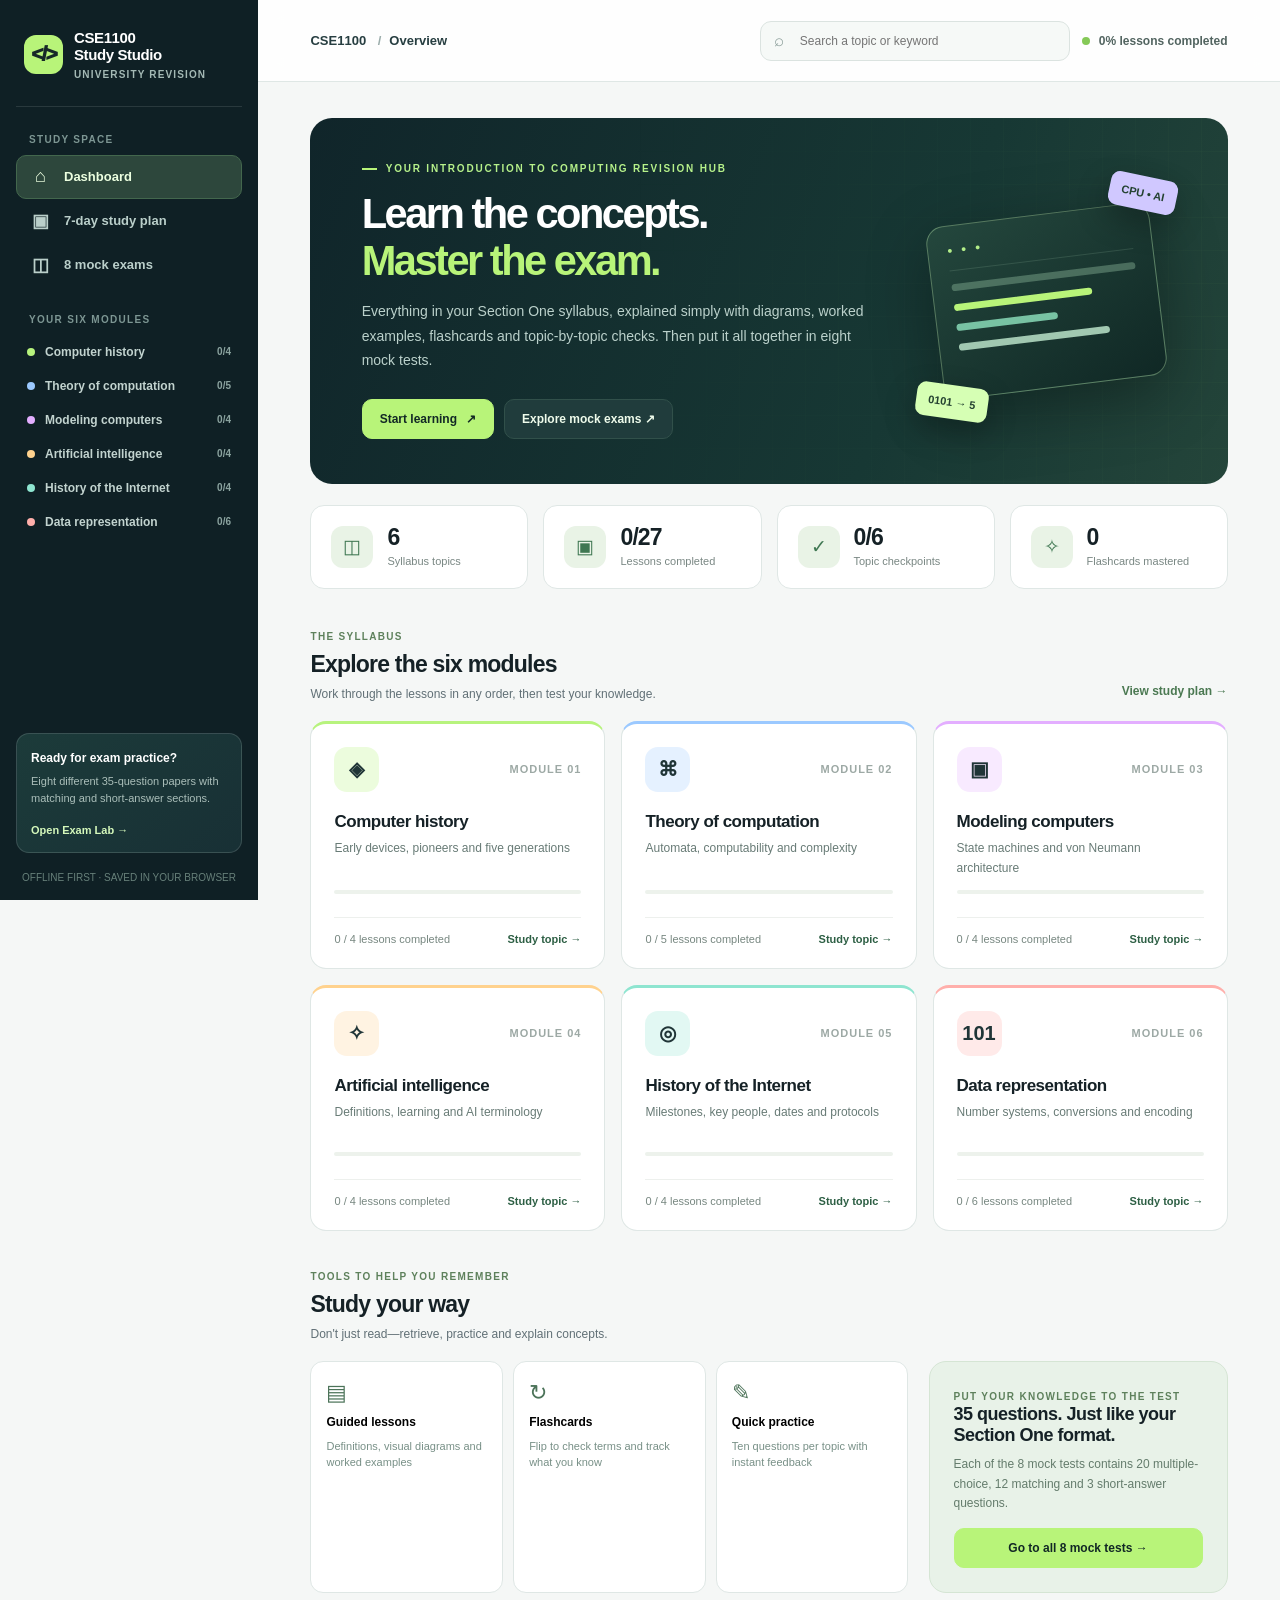
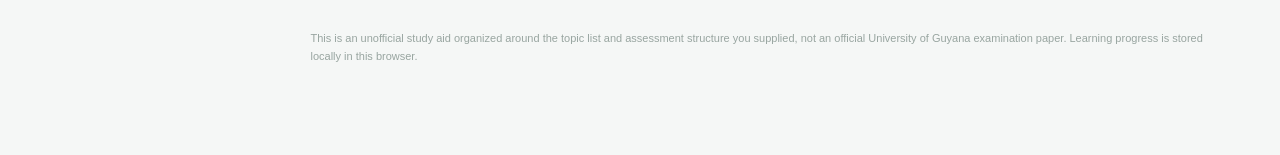
<file: index.html>
<!doctype html>
<html lang="en">
<head>
<meta charset="utf-8">
<meta name="viewport" content="width=device-width, initial-scale=1">
<meta name="theme-color" content="#102228">
<meta name="description" content="CSE1100 Introduction to Computing study hub with lessons, diagrams, flashcards, interactive exercises and eight mock exams.">
<title>CSE1100 Study Studio</title>
<link rel="icon" href="data:image/svg+xml,%3Csvg xmlns='http://www.w3.org/2000/svg' viewBox='0 0 64 64'%3E%3Crect width='64' height='64' rx='15' fill='%23102228'/%3E%3Cpath d='M18 20 7 32l11 12m28-24 11 12-11 12M39 15 25 49' stroke='%23b8f479' fill='none' stroke-width='5' stroke-linecap='round'/%3E%3C/svg%3E">
<link rel="stylesheet" href="styles.css">
<script defer src="content.js"></script>
<script defer src="app.js"></script>
</head>
<body>
<div id="app"></div>
<noscript><p style="margin:50px auto;padding:30px;max-width:500px">This study website needs JavaScript enabled in your browser.</p></noscript>
</body>
</html>
</file>
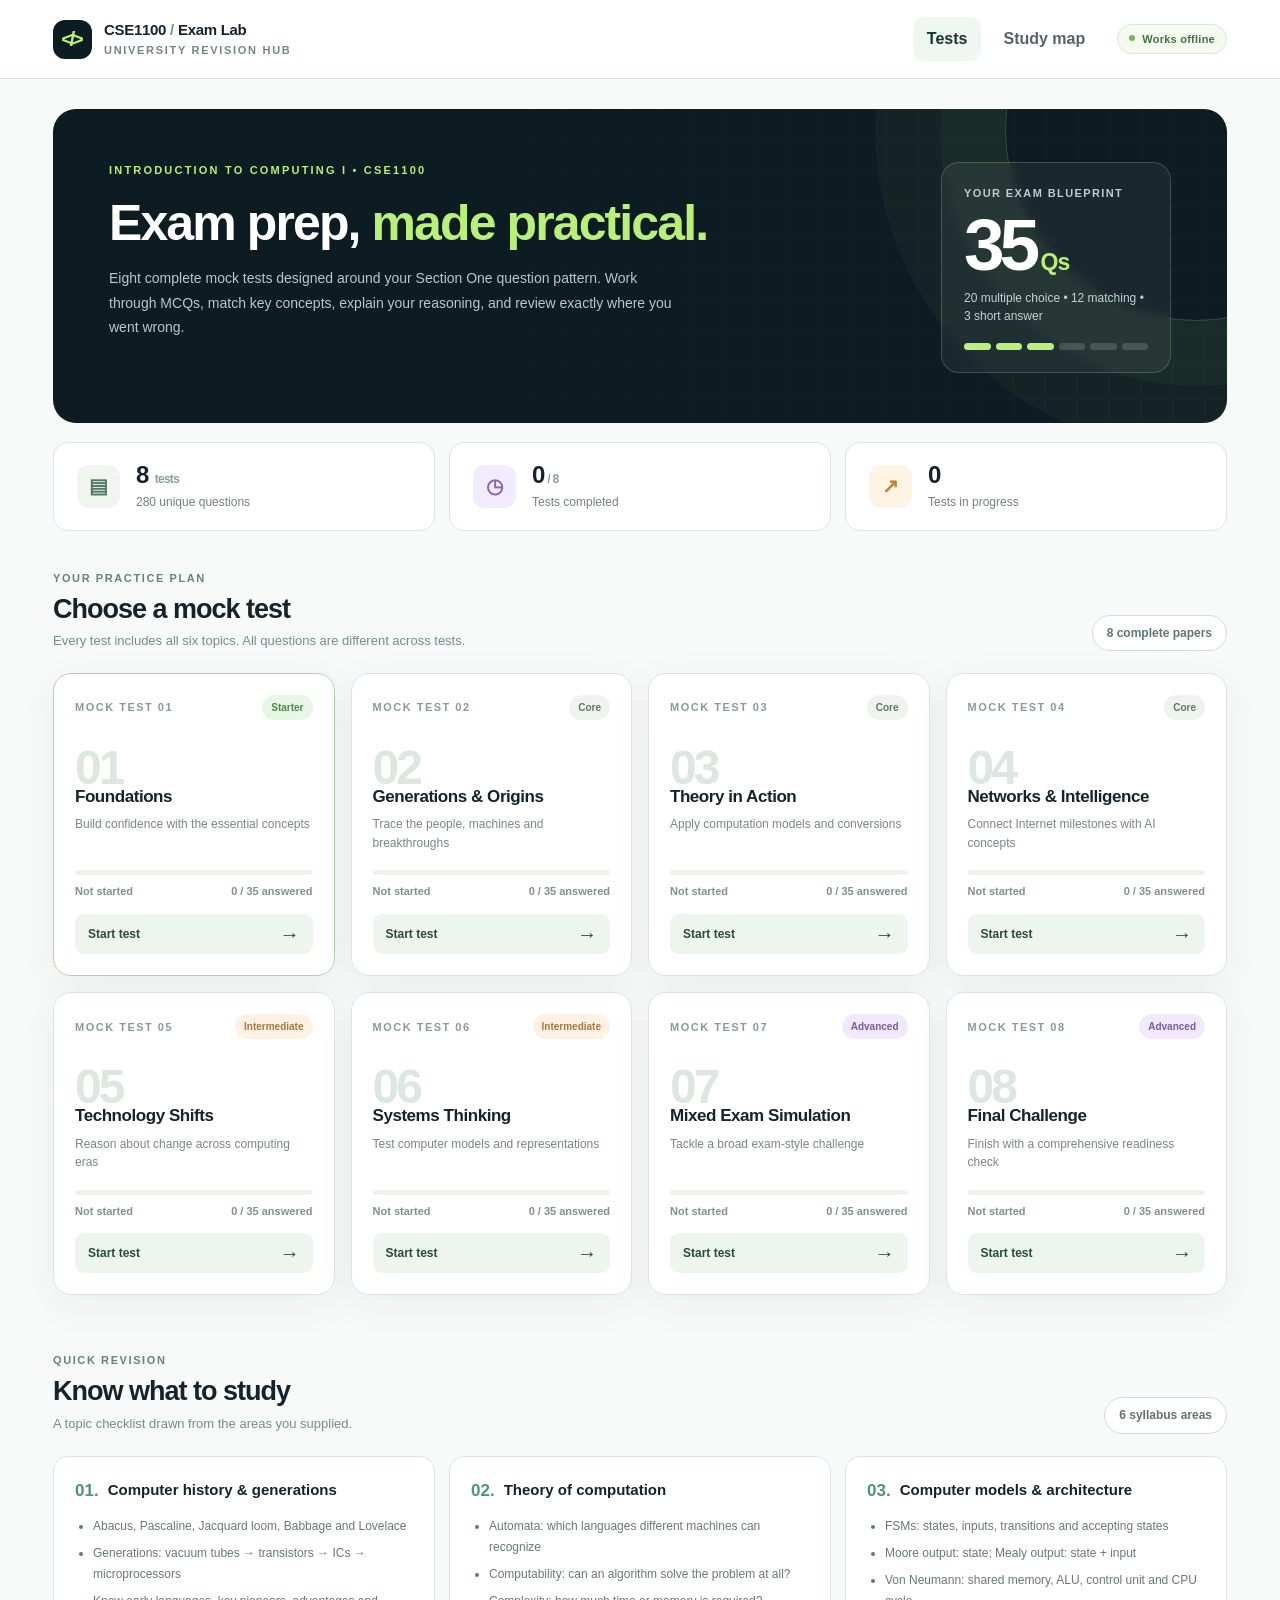
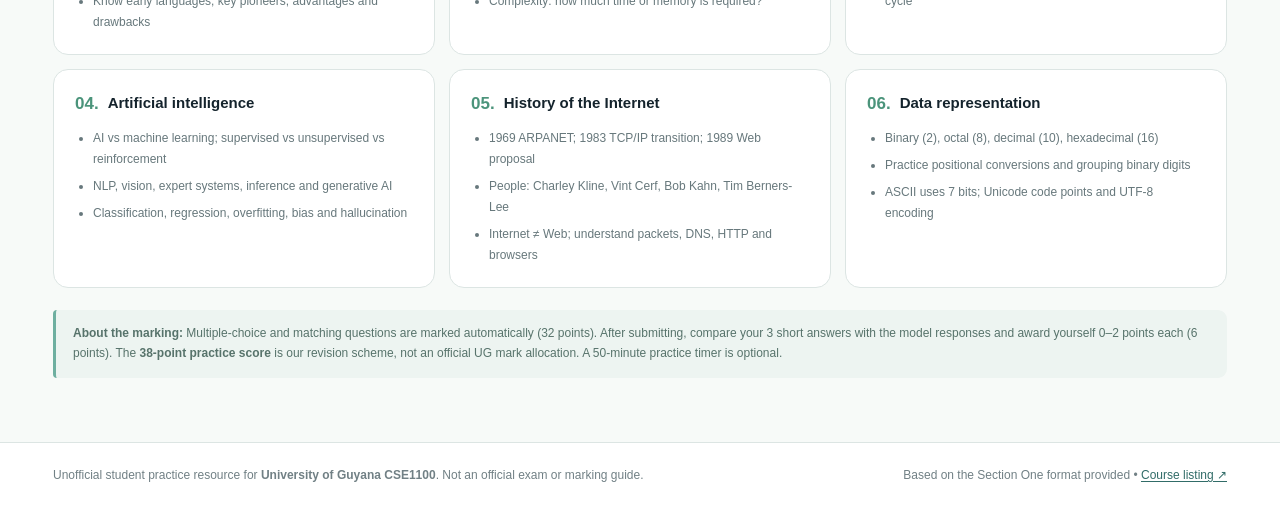
<file: mock-exams.html>
<!doctype html>
<html lang="en">
<head>
  <meta charset="utf-8">
  <meta name="viewport" content="width=device-width, initial-scale=1">
  <meta name="theme-color" content="#0c1720">
  <meta name="description" content="Eight CSE1100 Introduction to Computing I mock exams, including multiple choice, matching and short answer questions. Works offline.">
  <title>CSE1100 | Exam Lab</title>
  <link rel="icon" href="data:image/svg+xml,%3Csvg xmlns='http://www.w3.org/2000/svg' viewBox='0 0 64 64'%3E%3Crect width='64' height='64' rx='15' fill='%230e1a23'/%3E%3Cpath d='M17 20 6 32l11 12m30-24 11 12-11 12M39 14 25 50' stroke='%23b4f075' fill='none' stroke-width='6' stroke-linecap='round' stroke-linejoin='round'/%3E%3C/svg%3E">
  <style>
:root{--navy:#0d1b23;--navy-2:#152831;--ink:#14232c;--muted:#6d7a81;--line:#dce5e3;--page:#f7faf8;--white:#fff;--lime:#b8f178;--teal:#157b76;--teal-tint:#e5f4f0;--orange:#eaa363;--purple:#d8c7ff;--red:#ad433c;--red-pale:#fff0ed;--shadow:0 10px 40px rgba(23,45,47,.055);--radius:18px}
*{box-sizing:border-box}html{scroll-behavior:smooth}body{margin:0;color:var(--ink);background:var(--page);font-family:Inter,ui-sans-serif,-apple-system,BlinkMacSystemFont,"Segoe UI",Arial,sans-serif;line-height:1.52}button,select,textarea{font:inherit}button{cursor:pointer}button:disabled{opacity:.5;cursor:not-allowed}a{color:inherit}button:focus-visible,a:focus-visible,input:focus-visible,select:focus-visible,textarea:focus-visible{outline:3px solid #329e9a;outline-offset:3px}.skip-link{position:absolute;top:-70px;left:16px;background:var(--lime);z-index:100;padding:8px 15px}.skip-link:focus{top:8px}.hidden{display:none!important}.shell{max-width:1230px;padding:0 28px;margin:0 auto}.app-header{background:#fff;border-bottom:1px solid var(--line)}.app-header .shell{min-height:78px;display:flex;align-items:center;justify-content:space-between;gap:18px}.logo{display:inline-flex;align-items:center;gap:12px;text-decoration:none}.logo-icon{width:39px;height:39px;border-radius:12px;background:var(--navy);color:var(--lime);display:grid;place-items:center;font-weight:900;font-size:21px;letter-spacing:-4px;padding-right:4px}.logo-copy{display:flex;flex-direction:column;line-height:1.18}.logo-copy b{font-size:15px;letter-spacing:-.3px}.logo-copy span{font-size:11px;font-weight:650;letter-spacing:1.7px;color:#74858a;margin-top:5px}.header-right{display:flex;gap:18px;align-items:center}.header-nav{display:flex;gap:8px}.nav-button{border:0;background:transparent;color:#53636a;font-weight:700;border-radius:10px;padding:10px 14px}.nav-button:hover,.nav-button.active{background:#f0f6f2;color:#163630}.tiny-status{border:1px solid #d5e8d4;background:#f4faf0;color:#427443;border-radius:50px;font-size:11px;font-weight:800;letter-spacing:.25px;padding:6px 11px;white-space:nowrap}.tiny-status:before{content:"";display:inline-block;width:6px;height:6px;background:#77b958;border-radius:50%;margin-right:7px;vertical-align:2px}.footer{border-top:1px solid var(--line);background:#fff;color:#718085;font-size:12px;padding:23px 0;margin-top:64px}.footer .shell{display:flex;justify-content:space-between;gap:12px;flex-wrap:wrap}.footer a{color:#316c68;text-underline-offset:2px}.hero{margin-top:30px;border-radius:23px;background:var(--navy);color:#fff;padding:53px 56px 50px;position:relative;overflow:hidden;display:grid;grid-template-columns:1.55fr .8fr;gap:30px;min-height:310px}.hero:before{content:"";position:absolute;inset:0;background-image:linear-gradient(rgba(255,255,255,.025) 1px,transparent 1px),linear-gradient(90deg,rgba(255,255,255,.025) 1px,transparent 1px);background-size:32px 32px;mask-image:linear-gradient(90deg,transparent 20%,#000 100%)}.hero:after{content:"";width:380px;height:380px;border:1px solid rgba(184,241,120,.24);border-radius:50%;position:absolute;right:-160px;top:-170px;box-shadow:0 0 0 65px rgba(184,241,120,.04),0 0 0 130px rgba(184,241,120,.035)}.hero-content,.hero-panel{position:relative;z-index:1}.eyebrow{font-size:11px;font-weight:850;letter-spacing:2.2px;text-transform:uppercase;color:#619086}.hero .eyebrow{color:var(--lime)}.hero h1{font-size:clamp(32px,4vw,50px);letter-spacing:-1.9px;line-height:1.11;max-width:650px;margin:17px 0 15px;font-weight:850}.hero h1 em{font-style:normal;color:var(--lime)}.hero p{max-width:570px;font-size:14px;line-height:1.75;color:#b8c9ca;margin:0}.hero-panel{justify-self:end;align-self:center;width:230px;border:1px solid rgba(215,246,209,.2);background:rgba(255,255,255,.055);backdrop-filter:blur(5px);padding:22px;border-radius:18px}.hero-panel .micro{font-size:11px;letter-spacing:1.4px;text-transform:uppercase;color:#bbcecc;font-weight:800}.hero-panel .giant{font-size:73px;font-weight:860;letter-spacing:-5px;line-height:1;margin:6px 0}.hero-panel .giant span{font-size:23px;letter-spacing:-1px;color:var(--lime)}.hero-panel .fine{font-size:12px;color:#c1d4d0;margin-top:8px}.mini-visual{display:flex;gap:5px;margin-top:18px}.mini-visual i{height:7px;flex:1;border-radius:5px;background:var(--lime)}.mini-visual i:nth-child(n+4){background:rgba(255,255,255,.16)}.stats-grid{display:grid;grid-template-columns:repeat(3,1fr);gap:14px;margin:19px 0 39px}.stat{background:#fff;border:1px solid var(--line);border-radius:15px;padding:19px 23px;display:flex;align-items:center;gap:16px}.stat-icon{width:43px;height:43px;flex:0 0 43px;display:grid;place-items:center;background:#f0f5f0;color:#517766;border-radius:12px;font-size:20px;font-weight:700}.stat-icon.purple{background:#f2ebff;color:#8666ae}.stat-icon.gold{background:#fff4e4;color:#bf833a}.stat-num{font-size:24px;line-height:1.1;font-weight:850;letter-spacing:-.7px}.stat-text{font-size:12px;color:#718086;margin-top:4px}.section-title-row{display:flex;align-items:end;justify-content:space-between;gap:20px;margin-bottom:22px}.section-title-row h2{font-size:27px;line-height:1.14;letter-spacing:-1px;margin:7px 0}.section-title-row p{color:#7b898d;font-size:13px;margin:0}.small-label{font-size:11px;color:#648478;letter-spacing:1.6px;font-weight:850;text-transform:uppercase}.count-pill{border:1px solid #cfdeda;color:#607673;border-radius:50px;padding:8px 14px;font-size:12px;font-weight:750;background:white;white-space:nowrap}.exam-grid{display:grid;grid-template-columns:repeat(4,minmax(0,1fr));gap:16px}.exam-card{min-height:259px;position:relative;background:white;border:1px solid #dce5e3;border-radius:18px;padding:21px;display:flex;flex-direction:column;overflow:hidden;box-shadow:var(--shadow);transition:border-color .2s,transform .2s,box-shadow .2s}.exam-card:hover{transform:translateY(-3px);border-color:#afcfbd;box-shadow:0 18px 35px rgba(16,46,45,.09)}.exam-card.featured{border-color:#b5d3ae}.card-top{display:flex;justify-content:space-between;align-items:center;gap:8px}.exam-id{font-size:11px;letter-spacing:1.5px;font-weight:850;color:#8a9a9a}.level{font-size:10px;border-radius:50px;padding:5px 9px;background:#eef3ef;color:#5f766b;font-weight:800}.level.advanced{background:#f1eaff;color:#765ca0}.level.starter{background:#e8f7e5;color:#4f884e}.level.intermediate{background:#fff1e4;color:#a57742}.card-num{font-size:48px;letter-spacing:-3px;color:#dce7df;font-weight:850;line-height:1;margin:24px 0 -6px}.exam-card h3{font-size:17px;letter-spacing:-.45px;line-height:1.24;margin:0 0 8px}.exam-card p{font-size:12px;color:#78878a;line-height:1.55;margin:0;min-height:39px}.card-foot{margin-top:auto;padding-top:16px}.meter{height:5px;background:#eff2ef;overflow:hidden;border-radius:10px}.meter>span{display:block;height:100%;background:#5eac8f;border-radius:10px;transition:width .25s}.foot-meta{display:flex;justify-content:space-between;margin-top:8px;margin-bottom:14px;color:#819090;font-size:11px;font-weight:700}.card-action{font-size:12px;font-weight:850;display:flex;justify-content:space-between;align-items:center;border:0;border-radius:9px;padding:11px 13px;width:100%;background:#edf5ee;color:#284c3e}.card-action:hover{background:var(--lime)}.card-action span:last-child{font-size:20px;line-height:.7}.guide-area{padding-top:57px}.guide-grid{display:grid;grid-template-columns:repeat(3,minmax(0,1fr));gap:14px}.guide-card{border:1px solid var(--line);border-radius:15px;background:#fff;padding:21px}.guide-card h3{font-size:15px;margin:0 0 12px;display:flex;gap:9px;align-items:center}.guide-card h3 .topic-symbol{font-size:17px;color:#4b947b}.guide-card ul{padding-left:18px;margin:0;font-size:12px;color:#67787c;line-height:1.75}.guide-card li+li{margin-top:6px}.source-note{margin-top:22px;background:#edf4f1;border-left:3px solid #6eafa0;color:#57736b;padding:14px 17px;border-radius:4px 9px 9px 4px;font-size:12px;line-height:1.65}.back-link{border:0;background:none;color:#66837a;font-size:12px;font-weight:800;padding:0 0 12px;display:inline-flex;align-items:center;gap:6px}.back-link:hover{color:#18443d}.subpage{padding-top:34px}.start-hero{background:var(--navy);border-radius:21px;min-height:215px;padding:34px 40px;display:flex;justify-content:space-between;gap:20px;color:white;position:relative;overflow:hidden}.start-hero:after{content:"08";position:absolute;right:14px;bottom:-74px;font-size:240px;line-height:1;font-weight:900;letter-spacing:-20px;opacity:.055}.start-hero>div{position:relative;z-index:1}.start-hero h1{font-size:40px;letter-spacing:-1.5px;margin:10px 0 8px}.start-hero p{font-size:14px;color:#aec4c4;margin:0}.start-index{width:75px;height:75px;border:1px solid #56766b;border-radius:17px;display:grid;place-items:center;color:var(--lime);font-size:33px;font-weight:850;flex:0 0 75px}.launch-layout{display:grid;grid-template-columns:1.3fr .7fr;gap:20px;margin-top:21px}.paper{background:#fff;border:1px solid var(--line);border-radius:17px;padding:29px}.paper h2{margin:0 0 18px;font-size:20px;letter-spacing:-.5px}.outline-rows{display:flex;flex-direction:column;gap:14px}.outline-row{display:flex;align-items:center;gap:15px;padding:15px;border:1px solid #e8efec;border-radius:12px}.outline-icon{background:#f0f6f1;width:37px;height:37px;border-radius:10px;display:grid;place-items:center;font-size:14px;font-weight:850;color:#537a65}.outline-row strong{display:block;font-size:13px}.outline-row small{display:block;color:#7b8887;font-size:12px;margin-top:2px}.outline-row b{margin-left:auto;color:#2f534b;font-size:12px}.launch-note{background:#f1f7f3;border-radius:12px;padding:15px;margin-top:22px;color:#557167;font-size:12px;line-height:1.7}.pace-option{display:flex;justify-content:space-between;align-items:center;gap:12px;padding:15px;border:1px solid var(--line);border-radius:12px;margin-bottom:12px;cursor:pointer}.pace-option input{accent-color:#287e6e}.pace-option:has(input:checked){border-color:#6dab8f;background:#f1f8f2}.pace-option b{font-size:13px}.pace-option small{font-size:11px;color:#7e8a8a;display:block}.primary-button{border:0;background:var(--navy);color:white;border-radius:11px;padding:14px 19px;font-weight:800;font-size:13px;display:inline-flex;gap:15px;align-items:center;justify-content:center}.primary-button:hover{background:#245349}.primary-button.green{background:var(--lime);color:#183729}.primary-button.green:hover{background:#a6e85d}.primary-button.wide{width:100%}.ghost-button{border:1px solid #cbdcd2;background:white;color:#3d6355;border-radius:10px;padding:11px 15px;font-size:12px;font-weight:800}.ghost-button:hover{background:#f1f8f2}.soft-warning{color:#8b6944;font-size:12px}.question-page{padding:27px 0 0}.exam-top{background:#fff;border:1px solid var(--line);border-radius:16px;padding:22px 27px;display:flex;align-items:center;gap:20px;justify-content:space-between;margin-top:10px}.exam-top h1{font-size:24px;line-height:1.1;letter-spacing:-.8px;margin:5px 0 0}.exam-top p{font-size:11px;color:#81908a;font-weight:750;margin:0;text-transform:uppercase;letter-spacing:1.1px}.top-right{display:flex;align-items:center;gap:15px}.timer{background:#eff5f1;border-radius:11px;padding:10px 14px;color:#416956;font-size:16px;font-weight:850;font-variant-numeric:tabular-nums}.timer.low{background:#fff0ed;color:#b04037}.top-progress{font-size:12px;font-weight:800;color:#6d8276}.exam-progress{height:5px;margin:14px 0 24px;background:#e6eee8;border-radius:9px;overflow:hidden}.exam-progress div{height:100%;background:#64ac83;transition:width .2s}.exam-layout{display:grid;grid-template-columns:minmax(0,1fr) 260px;gap:22px;align-items:start}.section-tabs{display:grid;grid-template-columns:repeat(3,1fr);gap:8px;background:#eef4ef;padding:7px;border-radius:14px;margin-bottom:20px}.section-tab{border:0;border-radius:9px;background:transparent;color:#62776d;padding:12px 9px;font-weight:800;font-size:12px;display:flex;align-items:center;justify-content:center;gap:7px}.section-tab b{opacity:.72;font-weight:700}.section-tab.active{background:white;color:#194537;box-shadow:0 3px 12px rgba(19,54,39,.08)}.section-lead{display:flex;align-items:center;justify-content:space-between;margin:20px 0 17px;gap:15px}.section-lead h2{margin:0;font-size:20px;letter-spacing:-.6px}.section-lead p{margin:3px 0 0;font-size:12px;color:#819087}.section-tag{font-size:11px;color:#48765f;background:#e6f3e8;border-radius:50px;padding:6px 11px;white-space:nowrap;font-weight:850}.question-card{background:white;border:1px solid var(--line);border-radius:15px;padding:23px 25px;margin-bottom:13px;scroll-margin-top:22px}.q-head{display:flex;align-items:center;justify-content:space-between;gap:10px;margin-bottom:14px}.q-number{color:#638274;font-weight:850;letter-spacing:1.1px;font-size:10px;text-transform:uppercase}.topic-chip{color:#688477;background:#f1f6f1;border-radius:50px;font-size:10px;font-weight:750;padding:5px 9px;max-width:70%;text-align:right}.q-text{font-size:15px;line-height:1.62;font-weight:725;letter-spacing:-.12px;margin:0 0 19px}.options{display:grid;gap:9px}.option{padding:12px 13px;border-radius:9px;border:1px solid #e0e8e3;display:flex;gap:13px;align-items:center;text-align:left;background:#fff;color:#30433e;transition:background .15s,border-color .15s;font-size:13px;line-height:1.45;width:100%}.option:hover{border-color:#98bf9d;background:#f8fcf8}.option.selected{border-color:#669a75;background:#eff8ee}.option-letter{font-weight:800;font-size:12px;width:24px;height:24px;border-radius:6px;flex:0 0 24px;display:grid;place-items:center;color:#75887d;background:#f2f5f2}.option.selected .option-letter{background:#284d3c;color:#fff}.question-caption{font-size:11px;color:#a2afaa;margin:11px 0 0}.definitions{background:#e9f2ed;border:1px solid #d8e9df;border-radius:15px;padding:19px;margin-bottom:19px}.definitions h3{margin:0 0 12px;font-size:13px;letter-spacing:-.2px}.def-grid{display:grid;grid-template-columns:1fr 1fr;gap:11px 17px}.def-item{display:flex;align-items:flex-start;gap:9px;color:#456c5f;font-size:11.7px;line-height:1.5}.def-item strong{flex:0 0 22px;height:22px;border-radius:6px;background:#fff;color:#2e654b;text-align:center;line-height:22px;font-size:11px}.match-row{display:grid;grid-template-columns:40px 1fr 90px;gap:14px;align-items:center;border-bottom:1px solid #e9efeb;padding:14px 0}.match-row:first-child{padding-top:4px}.match-row:last-child{border:0}.match-idx{color:#8b9c8d;font-size:12px;font-weight:800}.match-term{font-weight:730;font-size:13px}.match-topic{display:block;color:#99a99f;font-size:10px;font-weight:600;margin-top:3px}.match-select{width:100%;border:1px solid #d1ded4;border-radius:9px;background:#fff;padding:11px;color:#284c3e;font-weight:800;font-size:12px}.match-select:has(option:checked:not([value=""])){background:#edf7ec;border-color:#90bc9a}.short-input{width:100%;border:1px solid #dce8df;border-radius:10px;min-height:145px;resize:vertical;padding:15px;font-size:13px;line-height:1.6;color:#17342a;background:#fbfdfb}.short-input::placeholder{color:#a8b4ac}.answer-helper{display:flex;justify-content:space-between;color:#92a399;font-size:11px;margin-top:9px}.exam-bottom{display:flex;justify-content:space-between;gap:12px;margin:22px 0 25px}.sidebar{position:sticky;top:20px;background:#fff;border:1px solid var(--line);border-radius:16px;padding:23px}.sidebar h3{font-size:14px;margin:0 0 7px}.sidebar .sm{font-size:11px;color:#7e9084;margin:0 0 20px}.side-group{margin-bottom:20px}.side-group .side-title{display:flex;justify-content:space-between;font-size:11px;color:#678075;font-weight:800;margin-bottom:8px}.dots{display:grid;grid-template-columns:repeat(5,1fr);gap:6px}.dot{border:1px solid #d9e6dc;color:#7d9686;background:#fff;border-radius:7px;min-width:0;height:35px;font-size:11px;font-weight:800}.dot.filled{background:#c6ecbb;border-color:#a9db9f;color:#255438}.dot:hover{background:#e8f4e9}.side-tip{border-top:1px solid #e6eee8;padding-top:15px;font-size:11px;color:#84968b;line-height:1.7}.side-tip b{color:#547763}.results-head{margin-top:12px;background:var(--navy);border-radius:19px;color:#fff;padding:34px 40px;display:grid;grid-template-columns:1fr auto;gap:25px;align-items:center}.results-head h1{font-size:32px;letter-spacing:-1.2px;margin:9px 0}.results-head p{color:#b1cac1;font-size:13px;line-height:1.7;max-width:550px}.score-ring{width:154px;height:154px;border-radius:50%;display:grid;place-items:center;position:relative;background:conic-gradient(var(--lime) var(--pct),rgba(255,255,255,.13) 0)}.score-ring:before{content:"";position:absolute;inset:12px;background:var(--navy);border-radius:50%}.score-ring>div{position:relative;text-align:center}.score-ring strong{font-size:35px;display:block;line-height:1.05;letter-spacing:-1.3px}.score-ring span{font-size:10px;font-weight:800;color:#b7d3cb;text-transform:uppercase;letter-spacing:1px}.results-metrics{display:grid;grid-template-columns:repeat(3,1fr);gap:14px;margin:17px 0 26px}.result-metric{border:1px solid var(--line);background:#fff;border-radius:13px;padding:19px}.result-metric small{color:#819188;font-size:11px;font-weight:750}.result-metric b{display:block;font-size:24px;letter-spacing:-.8px;margin-top:5px}.result-layout{display:grid;grid-template-columns:1fr 1fr;gap:18px}.result-paper h2{font-size:18px}.topic-row{margin:17px 0}.topic-row .tl{display:flex;justify-content:space-between;gap:12px;font-size:11px;font-weight:700;color:#577265;margin-bottom:7px}.topic-row .meter{height:7px}.review-nav{display:flex;align-items:center;justify-content:space-between;gap:12px;margin:36px 0 17px;flex-wrap:wrap}.review-nav h2{font-size:22px;letter-spacing:-.7px;margin:0}.filter-group{display:flex;gap:6px;flex-wrap:wrap}.filter-btn{border:1px solid #d5e2d8;background:#fff;color:#728678;border-radius:9px;padding:8px 12px;font-size:11px;font-weight:800}.filter-btn.active{background:#254939;color:#fff;border-color:#254939}.review-card{padding:20px 23px;border:1px solid var(--line);border-radius:13px;background:white;margin:12px 0}.review-card.bad{border-left:4px solid #dd8476}.review-card.good{border-left:4px solid #7eba80}.review-card.short{border-left:4px solid #b5a3db}.review-card h3{margin:7px 0 13px;font-size:14px;line-height:1.55}.review-answer{background:#f6f8f6;padding:9px 12px;border-radius:8px;font-size:12px;color:#62796c;margin:6px 0}.review-answer.correct{background:#edf8eb;color:#26653b}.review-answer.incorrect{background:#fff0ed;color:#944536}.explain{font-size:12px;color:#6d7f74;line-height:1.7;margin:12px 0 0}.review-card .rubric-list{margin:12px 0 0;padding:0;list-style:none}.rubric-list li{display:flex;gap:9px;font-size:12px;line-height:1.65;color:#4b705d;margin-top:7px}.rubric-list li:before{content:"✓";font-weight:900;color:#369468}.mark-panel{background:#eff4ef;border-radius:9px;margin-top:17px;padding:13px;display:flex;align-items:center;justify-content:space-between;gap:14px}.mark-panel strong{font-size:12px}.mark-options{display:flex;gap:6px}.mark-options button{background:#fff;border:1px solid #c8dbc9;border-radius:7px;width:39px;height:34px;font-size:12px;font-weight:850;color:#50715f}.mark-options button.active{background:#24533f;color:#fff;border-color:#24533f}.notification{position:fixed;bottom:22px;left:50%;transform:translateX(-50%);background:#193b30;color:#fff;padding:11px 20px;border-radius:12px;box-shadow:0 15px 35px #172e2145;z-index:20;font-size:12px;font-weight:700}.more-actions{display:flex;gap:9px;margin-top:16px;flex-wrap:wrap}.empty-note{text-align:center;background:#fff;border:1px dashed #cbded0;border-radius:16px;padding:40px 20px;color:#658174}.empty-note h3{margin:0 0 8px;color:#345547}.empty-note p{font-size:12px}.result-message{font-size:12px;color:#809284;margin:6px 0 0}.detail-note{font-size:11px;color:#7e9284;margin-top:14px;line-height:1.6}.warning-chip{display:inline-block;background:#fff0dc;color:#967037;font-size:11px;font-weight:800;padding:7px 12px;border-radius:50px}.notice-card{background:#fffaf0;border:1px solid #f0e2bd;border-radius:10px;padding:12px 15px;font-size:12px;color:#897345;margin-top:14px}
@media(max-width:1100px){.exam-grid{grid-template-columns:repeat(3,minmax(0,1fr))}.guide-grid{grid-template-columns:repeat(2,minmax(0,1fr))}.hero{grid-template-columns:1.3fr .7fr}.exam-layout{grid-template-columns:minmax(0,1fr) 230px}.match-row{grid-template-columns:30px 1fr 75px;gap:8px}}
@media(max-width:780px){.shell{padding:0 18px}.hero{margin-top:20px;padding:37px 30px;grid-template-columns:1fr;gap:24px}.hero-panel{justify-self:start;width:100%;max-width:260px}.hero h1{font-size:36px}.stats-grid{grid-template-columns:repeat(3,1fr)}.stat{padding:15px;gap:9px}.stat-icon{width:34px;height:34px;flex-basis:34px}.exam-grid{grid-template-columns:repeat(2,minmax(0,1fr))}.guide-grid{grid-template-columns:repeat(2,minmax(0,1fr))}.exam-layout{grid-template-columns:1fr}.sidebar{position:static;order:-1}.sidebar .dots{grid-template-columns:repeat(12,1fr)}.sidebar .side-group{margin-bottom:10px}.sidebar .dot{height:30px}.sidebar .side-tip{display:none}.launch-layout{grid-template-columns:1fr}.result-layout{grid-template-columns:1fr}}
@media(max-width:560px){.shell{padding:0 14px}.app-header .shell{min-height:70px}.header-right{gap:2px}.header-nav{gap:0}.nav-button{font-size:11px;padding:9px 7px}.tiny-status{display:none}.logo-icon{width:33px;height:33px}.logo-copy b{font-size:12px}.logo-copy span{font-size:8px}.hero{border-radius:17px;padding:32px 25px;min-height:0}.hero h1{font-size:35px;letter-spacing:-1.4px}.hero-panel{display:none}.stats-grid{grid-template-columns:1fr;gap:8px;margin:12px 0 31px}.stat{padding:12px 16px}.stat-icon{width:36px;height:36px;flex-basis:36px}.stat-num{font-size:20px}.stat-text{margin:1px 0 0}.section-title-row h2{font-size:22px}.section-title-row p{font-size:11px}.count-pill{font-size:10px;padding:7px 9px}.exam-grid{grid-template-columns:repeat(2,minmax(0,1fr));gap:10px}.exam-card{padding:16px;min-height:244px}.card-num{font-size:38px;margin-top:19px}.exam-card h3{font-size:14px}.exam-card p{font-size:11px}.card-action{padding:10px;font-size:11px}.guide-grid{grid-template-columns:1fr}.start-hero{padding:27px 24px;min-height:0}.start-hero h1{font-size:28px}.start-index{width:54px;height:54px;flex-basis:54px;font-size:24px}.paper{padding:20px}.question-page{padding-top:17px}.exam-top{padding:18px;align-items:start}.exam-top h1{font-size:19px}.timer{padding:8px;font-size:12px}.top-right{gap:8px;flex-direction:column;align-items:flex-end}.sidebar{padding:15px}.sidebar .dots{grid-template-columns:repeat(10,1fr)}.section-tab{font-size:10px;padding:11px 4px;gap:4px}.section-tab b{display:none}.question-card{padding:19px 17px}.q-text{font-size:14px}.def-grid{grid-template-columns:1fr}.exam-bottom{align-items:stretch}.exam-bottom button{flex:1}.results-head{padding:28px 24px;grid-template-columns:1fr}.results-head h1{font-size:27px}.score-ring{width:125px;height:125px}.score-ring strong{font-size:30px}.results-metrics{gap:8px}.result-metric{padding:13px}.result-metric b{font-size:18px}.mark-panel{flex-direction:column;align-items:flex-start}.footer{margin-top:35px}.review-nav{margin-top:27px}}
@media print{.app-header,.footer,.back-link,.more-actions,.filter-group,.mark-panel,.primary-button,.ghost-button{display:none!important}body{background:white}.shell{max-width:100%;padding:0 10mm}.review-card,.paper{break-inside:avoid}.results-head{-webkit-print-color-adjust:exact;print-color-adjust:exact}.results-metrics{grid-template-columns:repeat(3,1fr)}.review-card{page-break-inside:avoid}}

</style>
</head>
<body>
  <a class="skip-link" href="#main-content">Skip to main content</a>
  <div id="app" aria-live="off"></div>
  <noscript><div style="margin:3rem auto;max-width:40rem;padding:2rem;background:#f0f4f1;border-radius:1rem">This practice website needs JavaScript enabled. Open <strong>index.html</strong> in a web browser with JavaScript turned on.</div></noscript>

<script>
window.CSE1100_DATA = {"topics":{"history":"Computer history & generations","theory":"Theory of computation","models":"Computer models & architecture","ai":"Artificial intelligence","internet":"History of the Internet","data":"Data representation"},"exams":[{"id":"test-1","name":"Foundations","description":"Build confidence with the essential concepts","level":"Starter","mc":[{"id":"e1-mc-history-1","topic":"history","question":"What was the main purpose of the abacus?","options":["To print punched cards","To store programs electronically","To assist arithmetic by moving beads","To transmit packets"],"answer":2,"explanation":"Its beads represent quantities for manual arithmetic."},{"id":"e1-mc-theory-1","topic":"theory","question":"What is the primary focus of automata theory?","options":["Abstract machines and the languages they recognize","Physical network cables","Database marketing","Keyboard manufacturing"],"answer":0,"explanation":"Automata theory studies computational models such as finite automata and their languages."},{"id":"e1-mc-models-1","topic":"models","question":"What distinguishes a finite-state machine?","options":["It requires a browser","Its behavior depends on a finite set of states and transitions","It has infinite physical RAM","It has no inputs"],"answer":1,"explanation":"An FSM models systems using finitely many states."},{"id":"e1-mc-ai-1","topic":"ai","question":"What does artificial intelligence broadly study?","options":["Only printed circuit diagrams","Only the manufacture of chips","Systems performing tasks associated with intelligent behavior","Exclusively mathematical proofs about prime numbers"],"answer":2,"explanation":"AI concerns perception, reasoning, learning and related abilities."},{"id":"e1-mc-internet-1","topic":"internet","question":"What was ARPANET?","options":["An early packet-switched research network","An AI programming language","The first personal computer CPU","A Unicode specification"],"answer":0,"explanation":"ARPANET helped pioneer internetworking and packet switching."},{"id":"e1-mc-data-1","topic":"data","question":"What is binary 1011 in decimal?","options":["15","9","11","13"],"answer":2,"explanation":"8 + 0 + 2 + 1 = 11."},{"id":"e1-mc-history-2","topic":"history","question":"Which inventor designed the Pascaline in the 1640s?","options":["Tim Berners-Lee","John von Neumann","Blaise Pascal","Alan Turing"],"answer":2,"explanation":"Pascal created a mechanical adding machine."},{"id":"e1-mc-theory-2","topic":"theory","question":"What question does computability theory chiefly ask?","options":["How much a laptop costs","How quickly a monitor refreshes","Which problems can be solved by an algorithm at all","Which programming font to use"],"answer":2,"explanation":"Computability concerns what is or is not algorithmically solvable."},{"id":"e1-mc-models-2","topic":"models","question":"In a vending-machine FSM, what might a state represent?","options":["The machine's brand name","The amount of credit currently inserted","The metal weight of the casing","The color of an advertisement"],"answer":1,"explanation":"States encode information relevant to future behavior."},{"id":"e1-mc-ai-2","topic":"ai","question":"How is machine learning related to AI?","options":["It is the physical assembly of monitors","It is an AI approach that learns patterns from data","It is a replacement for computer memory","It is identical to the Internet"],"answer":1,"explanation":"ML learns models or patterns from examples or experience."},{"id":"e1-mc-internet-2","topic":"internet","question":"In which year did ARPANET establish its first network connections?","options":["1999","1969","1951","1989"],"answer":1,"explanation":"The first ARPANET nodes were connected in 1969."},{"id":"e1-mc-data-2","topic":"data","question":"What is decimal 13 in binary?","options":["1001","1011","1110","1101"],"answer":3,"explanation":"13 = 8 + 4 + 1, giving 1101₂."},{"id":"e1-mc-history-3","topic":"history","question":"Which innovation is central to Charles Babbage's proposed Analytical Engine?","options":["The first silicon transistor","A programmable machine controlled by instructions","Wireless networking","Magnetic core memory"],"answer":1,"explanation":"The Analytical Engine design included a mill, store and program control."},{"id":"e1-mc-theory-3","topic":"theory","question":"What does computational complexity theory investigate?","options":["Only the history of binary numbers","The age of a computer","The color of circuit boards","The resources needed to solve problems"],"answer":3,"explanation":"Complexity analyzes time, space and related computational resources."},{"id":"e1-mc-models-3","topic":"models","question":"Which component of a von Neumann computer executes arithmetic and logic?","options":["Display bezel","Arithmetic logic unit (ALU)","Hard-drive casing","Input-only port"],"answer":1,"explanation":"The ALU performs arithmetic and logical operations."},{"id":"e1-mc-ai-3","topic":"ai","question":"What is supervised learning?","options":["Learning from examples paired with target labels","Learning without any data","Manually entering every rule into a spreadsheet","Connecting devices by Ethernet"],"answer":0,"explanation":"Supervised methods use labeled examples to learn predictions."},{"id":"e1-mc-internet-3","topic":"internet","question":"Who is strongly associated with the first ARPANET message attempt?","options":["Ada Lovelace","Charley Kline","Blaise Pascal","Grace Hopper"],"answer":1,"explanation":"Kline sent the first attempted login from UCLA to SRI in 1969."},{"id":"e1-mc-data-3","topic":"data","question":"What is hexadecimal A in decimal?","options":["12","8","10","16"],"answer":2,"explanation":"Hexadecimal digits A through F represent 10 through 15."},{"id":"e1-mc-history-4","topic":"history","question":"Why is Ada Lovelace important in computing history?","options":["She described an algorithm intended for the Analytical Engine","She invented the web","She built ENIAC alone","She developed the first microprocessor"],"answer":0,"explanation":"Lovelace published notes containing a proposed machine-executable algorithm."},{"id":"e1-mc-data-4","topic":"data","question":"What is binary 11110000 in hexadecimal?","options":["F0","E0","0F","FF"],"answer":0,"explanation":"Split into 1111 (F) and 0000 (0)."}],"matching":[{"id":"e1-match-models-2","topic":"models","term":"Transition","definition":"Rule-governed movement between states"},{"id":"e1-match-internet-1","topic":"internet","term":"ARPANET","definition":"Early packet-switched research network"},{"id":"e1-match-internet-2","topic":"internet","term":"1969","definition":"Year ARPANET's first nodes were connected"},{"id":"e1-match-models-1","topic":"models","term":"State","definition":"A system's relevant condition at a particular moment"},{"id":"e1-match-theory-2","topic":"theory","term":"Computability theory","definition":"Study of what can be solved algorithmically"},{"id":"e1-match-history-2","topic":"history","term":"Pascaline","definition":"Mechanical adding calculator built by Pascal"},{"id":"e1-match-history-1","topic":"history","term":"Abacus","definition":"Bead-based aid for arithmetic"},{"id":"e1-match-data-1","topic":"data","term":"Bit","definition":"Binary digit with value 0 or 1"},{"id":"e1-match-data-2","topic":"data","term":"Byte","definition":"Common group of eight bits"},{"id":"e1-match-ai-2","topic":"ai","term":"Machine learning","definition":"Learning patterns or models from experience or data"},{"id":"e1-match-theory-1","topic":"theory","term":"Automata theory","definition":"Study of abstract machines and recognized languages"},{"id":"e1-match-ai-1","topic":"ai","term":"Artificial intelligence","definition":"Field studying systems that perform intelligent tasks"}],"short":[{"id":"e1-short-1","topic":"history","question":"Explain the difference between first- and second-generation computers. Give the switching technology and one practical improvement.","model":"First generation used vacuum tubes. Second generation replaced them with transistors, generally reducing heat/power and increasing reliability.","rubric":["Names vacuum tubes for the first generation and transistors for the second","Explains an advantage such as reduced heat/size/power or improved reliability"]},{"id":"e1-short-2","topic":"theory","question":"Differentiate computability theory from complexity theory, giving the main question each investigates.","model":"Computability asks whether any algorithm can solve a problem for all inputs. Complexity asks how much time or memory solving a computable problem requires.","rubric":["Correctly describes whether problems are algorithmically solvable","Correctly describes resource use such as time or space"]},{"id":"e1-short-3","topic":"data","question":"Convert 110101₂ to decimal and show how you used place values.","model":"110101₂ = 32 + 16 + 4 + 1 = 53₁₀.","rubric":["Uses appropriate powers of two or equivalent workings","Gives the final answer 53"]}]},{"id":"test-2","name":"Generations & Origins","description":"Trace the people, machines and breakthroughs","level":"Core","mc":[{"id":"e2-mc-history-1","topic":"history","question":"What input medium did the Jacquard loom famously use to control patterns?","options":["Punched cards","Magnetic tape","Optical disks","USB drives"],"answer":0,"explanation":"Punched cards encoded weaving patterns and inspired later programmable systems."},{"id":"e2-mc-theory-1","topic":"theory","question":"Which model is used as a general mathematical abstraction of computation?","options":["Slide rule","Router","Monitor","Turing machine"],"answer":3,"explanation":"A Turing machine provides a formal model for algorithms and computability."},{"id":"e2-mc-models-1","topic":"models","question":"What is the primary job of the control unit?","options":["Directing the fetch-decode-execute process","Providing internet connectivity","Making printed paper","Storing all external backups"],"answer":0,"explanation":"The control unit coordinates instruction processing."},{"id":"e2-mc-ai-1","topic":"ai","question":"What is unsupervised learning?","options":["Receiving reward signals only","Translating assembly to machine code","Learning only from exam answers","Discovering structure in data without target labels"],"answer":3,"explanation":"Unsupervised learning can find clusters or patterns."},{"id":"e2-mc-internet-1","topic":"internet","question":"What was the famous first ARPANET transmission?","options":["HELLO WORLD","HTTP","WWW","LO"],"answer":3,"explanation":"An attempted LOGIN crashed after the first two letters: LO."},{"id":"e2-mc-data-1","topic":"data","question":"How many distinct values can 8 bits represent?","options":["1024","8","128","256"],"answer":3,"explanation":"Two possibilities per bit gives 2⁸ = 256."},{"id":"e2-mc-history-2","topic":"history","question":"What did Herman Hollerith's tabulating system speed up?","options":["Routing IP packets","Processing census data","Rendering 3D graphics","Training neural networks"],"answer":1,"explanation":"Hollerith used punched-card equipment in the 1890 US census."},{"id":"e2-mc-theory-2","topic":"theory","question":"Which machine has a finite set of states and no unbounded tape memory?","options":["Universal Turing machine","Finite automaton","Stored-program computer","Smartphone"],"answer":1,"explanation":"Finite automata have limited state memory."},{"id":"e2-mc-models-2","topic":"models","question":"What is the stored-program principle?","options":["Computers cannot modify instructions","Programs must be wired permanently","Data and instructions can be stored in addressable memory","Only paper tape is used"],"answer":2,"explanation":"Stored programs place machine instructions in memory alongside data."},{"id":"e2-mc-ai-2","topic":"ai","question":"What is reinforcement learning?","options":["An agent learns through rewards or penalties from interactions","A database copying files","A search engine indexing pages","A method of cooling CPUs"],"answer":0,"explanation":"Reinforcement learners optimize behavior from reward feedback."},{"id":"e2-mc-internet-2","topic":"internet","question":"What is packet switching?","options":["Reserving one dedicated line for the whole session","Using vacuum tubes as memory","Dividing data into packets sent across a network","Saving webpages in a paper folder"],"answer":2,"explanation":"Packet networks route separate units of data."},{"id":"e2-mc-data-2","topic":"data","question":"How many bits are in one byte in common modern systems?","options":["8","2","4","16"],"answer":0,"explanation":"A byte conventionally consists of eight bits."},{"id":"e2-mc-history-3","topic":"history","question":"What does the first computer generation commonly use for switching and logic?","options":["Vacuum tubes","Integrated circuits","Microprocessors","Optical transistors"],"answer":0,"explanation":"Early electronic computers used vacuum tubes, which were large and power-hungry."},{"id":"e2-mc-theory-3","topic":"theory","question":"Which family of languages is recognized by finite automata?","options":["All context-sensitive languages","Only spoken languages","All undecidable languages","Regular languages"],"answer":3,"explanation":"Finite automata characterize regular languages."},{"id":"e2-mc-models-3","topic":"models","question":"What is the von Neumann bottleneck?","options":["Limited throughput between CPU and shared memory","A slow mouse cursor","A network cable standard","A type of computer virus"],"answer":0,"explanation":"CPU-memory transfers can constrain overall throughput."},{"id":"e2-mc-ai-3","topic":"ai","question":"What is natural language processing (NLP)?","options":["Computer processing of human language","Computers processing only voltages","Only visual object detection","Installing network drivers"],"answer":0,"explanation":"NLP works with text, speech and language."},{"id":"e2-mc-internet-3","topic":"internet","question":"Which two researchers are widely credited with key TCP/IP design work?","options":["Vint Cerf and Bob Kahn","Ada Lovelace and Charles Babbage","Blaise Pascal and Leibniz","Bill Gates and Steve Jobs"],"answer":0,"explanation":"Cerf and Kahn were central to early TCP/IP design."},{"id":"e2-mc-data-3","topic":"data","question":"What is decimal 25 in hexadecimal?","options":["1F","25","2A","19"],"answer":3,"explanation":"25 = 1×16 + 9, so 19₁₆."},{"id":"e2-mc-history-4","topic":"history","question":"Which drawback was especially associated with vacuum-tube computers?","options":["Dependence on Wi-Fi","No ability to perform arithmetic","High heat and power use","Mandatory touchscreen input"],"answer":2,"explanation":"Vacuum tubes generated substantial heat and were failure-prone."},{"id":"e2-mc-data-4","topic":"data","question":"What is octal 17 in decimal?","options":["15","14","17","16"],"answer":0,"explanation":"1×8 + 7 = 15."}],"matching":[{"id":"e2-match-theory-2","topic":"theory","term":"Finite automaton","definition":"Machine with finitely many states and no stack"},{"id":"e2-match-models-1","topic":"models","term":"Input alphabet","definition":"Symbols a state machine can read"},{"id":"e2-match-theory-1","topic":"theory","term":"Complexity theory","definition":"Study of computational resource requirements"},{"id":"e2-match-models-2","topic":"models","term":"Start state","definition":"Designated initial state of an automaton"},{"id":"e2-match-history-1","topic":"history","term":"Jacquard loom","definition":"Used punched cards to select weaving patterns"},{"id":"e2-match-data-1","topic":"data","term":"Binary","definition":"Base-two positional numeral system"},{"id":"e2-match-internet-1","topic":"internet","term":"Charley Kline","definition":"Sent the first attempted ARPANET login from UCLA"},{"id":"e2-match-history-2","topic":"history","term":"Difference Engine","definition":"Proposed automatic calculator for mathematical tables"},{"id":"e2-match-internet-2","topic":"internet","term":"Packet switching","definition":"Moving data as individually transmitted packets"},{"id":"e2-match-data-2","topic":"data","term":"Octal","definition":"Base-eight positional numeral system"},{"id":"e2-match-ai-1","topic":"ai","term":"Supervised learning","definition":"Training with labeled examples"},{"id":"e2-match-ai-2","topic":"ai","term":"Unsupervised learning","definition":"Discovering structure without target labels"}],"short":[{"id":"e2-short-1","topic":"models","question":"Describe the roles of the program counter and the control unit in the fetch-decode-execute cycle.","model":"The program counter holds the address of the next instruction; the control unit fetches/decodes instructions and coordinates their execution.","rubric":["Correct role of program counter","Correct role of control unit"]},{"id":"e2-short-2","topic":"ai","question":"Contrast supervised and unsupervised machine learning with one example of each.","model":"Supervised learning uses labeled examples (e.g. spam vs legitimate email); unsupervised learning discovers patterns without labels (e.g. customer clustering).","rubric":["Describes supervised learning and gives an appropriate example","Describes unsupervised learning and gives an appropriate example"]},{"id":"e2-short-3","topic":"internet","question":"Explain why the Internet and World Wide Web are not interchangeable terms.","model":"The Internet is the global network of networks based on IP. The Web is a service using Internet connectivity, HTTP and linked web resources.","rubric":["Identifies the Internet as networking infrastructure","Identifies the Web as a service using the Internet, e.g. HTTP/web pages"]}]},{"id":"test-3","name":"Theory in Action","description":"Apply computation models and conversions","level":"Core","mc":[{"id":"e3-mc-history-1","topic":"history","question":"What technological shift defines the second generation of computers?","options":["Transistors largely replacing vacuum tubes","Quantum bits replacing bytes","Microprocessors replacing CPUs","Internet replacing main memory"],"answer":0,"explanation":"Transistors improved size, reliability and energy use."},{"id":"e3-mc-theory-1","topic":"theory","question":"Which concept establishes that some problems have no general algorithmic solution?","options":["Clock speed","Screen resolution","Undecidability","Compression ratio"],"answer":2,"explanation":"An undecidable problem cannot be solved by an algorithm for every valid input."},{"id":"e3-mc-models-1","topic":"models","question":"What does the program counter ordinarily hold?","options":["Total number of user accounts","CPU temperature","Address of the next instruction to fetch","The current screen resolution"],"answer":2,"explanation":"The program counter tracks which instruction is fetched next."},{"id":"e3-mc-ai-1","topic":"ai","question":"What is computer vision?","options":["Computer keyboard repair","Converting binary to octal","Extracting meaning from images or video","Storing a DNS record"],"answer":2,"explanation":"Vision systems interpret visual information."},{"id":"e3-mc-internet-1","topic":"internet","question":"Which date marks ARPANET's switch to TCP/IP protocols?","options":["1 January 1983","25 December 1999","1 January 1960","4 July 2005"],"answer":0,"explanation":"January 1, 1983 is commonly called TCP/IP flag day."},{"id":"e3-mc-data-1","topic":"data","question":"Which numbering system has base 2?","options":["Octal","Binary","Decimal","Hexadecimal"],"answer":1,"explanation":"Binary uses digits 0 and 1."},{"id":"e3-mc-history-2","topic":"history","question":"Why were transistors advantageous compared with vacuum tubes?","options":["They were smaller and generally more reliable","They eliminated software bugs","They only supported binary-coded decimal","They needed more cooling"],"answer":0,"explanation":"Transistors lowered heat, size and maintenance demands."},{"id":"e3-mc-theory-2","topic":"theory","question":"What does the Halting Problem ask?","options":["Whether a website uses HTTPS","Whether an arbitrary program eventually stops on a given input","Whether a screen is connected","Whether a CPU has a fan"],"answer":1,"explanation":"There is no algorithm that solves the Halting Problem for all program-input pairs."},{"id":"e3-mc-models-2","topic":"models","question":"What does the instruction register normally hold?","options":["The instruction currently being decoded or executed","An image of the desktop","The clock speed","The BIOS password"],"answer":0,"explanation":"The instruction register contains the current instruction."},{"id":"e3-mc-ai-2","topic":"ai","question":"What is an expert system?","options":["A graphics processing unit","A rule- and knowledge-based system that imitates specialist decisions","A human-only advisory committee","Any spreadsheet without formulas"],"answer":1,"explanation":"Expert systems use knowledge bases and inference mechanisms."},{"id":"e3-mc-internet-2","topic":"internet","question":"What does TCP stand for?","options":["Technical Computer Port","Terminal Computing Process","Transmission Control Protocol","Transfer Cable Program"],"answer":2,"explanation":"TCP provides reliable ordered delivery of a byte stream."},{"id":"e3-mc-data-2","topic":"data","question":"Which numbering system uses digits 0 to 7?","options":["Binary","Decimal","Hexadecimal","Octal"],"answer":3,"explanation":"Octal is base 8."},{"id":"e3-mc-history-3","topic":"history","question":"Which technology is most associated with third-generation computers?","options":["Cloud containers","Vacuum tubes","Integrated circuits","Mechanical gears"],"answer":2,"explanation":"Integrated circuits combined many components onto a chip."},{"id":"e3-mc-theory-3","topic":"theory","question":"What does the symbol P denote in standard complexity theory?","options":["Decision problems solvable in polynomial time by a deterministic algorithm","Programs stored permanently","A class of physical processors","Problems that require a printer"],"answer":0,"explanation":"P is a class of efficiently solvable decision problems under a polynomial-time criterion."},{"id":"e3-mc-models-3","topic":"models","question":"Which is the correct broad sequence of the instruction cycle?","options":["Fetch, decode, execute","Decode, print, email","Store, reboot, erase","Compile, browse, upload"],"answer":0,"explanation":"The CPU fetches an instruction, interprets it and executes it."},{"id":"e3-mc-ai-3","topic":"ai","question":"What is an inference engine in a classic expert system?","options":["The component applying rules to known facts","The network cable","The system's monitor","The file compression utility"],"answer":0,"explanation":"An inference engine draws conclusions by applying rules."},{"id":"e3-mc-internet-3","topic":"internet","question":"What does IP stand for in TCP/IP?","options":["Internal Processor","Information Printer","Integrated Program","Internet Protocol"],"answer":3,"explanation":"IP addresses and routes packets across networks."},{"id":"e3-mc-data-3","topic":"data","question":"Which is a valid hexadecimal digit?","options":["E","Q","Z","G"],"answer":0,"explanation":"Hexadecimal uses 0–9 and A–F."},{"id":"e3-mc-history-4","topic":"history","question":"Which advance helped define fourth-generation computing?","options":["Microprocessor-based systems","Punched-card looms","Relays as main switches","Purely mechanical calculators"],"answer":0,"explanation":"Putting a CPU onto a microprocessor enabled compact personal computers."},{"id":"e3-mc-data-4","topic":"data","question":"What is binary 100000 in decimal?","options":["32","64","16","30"],"answer":0,"explanation":"The single 1 occupies the 2⁵ place."}],"matching":[{"id":"e3-match-models-2","topic":"models","term":"Moore machine","definition":"State machine whose output depends on its state"},{"id":"e3-match-history-2","topic":"history","term":"Ada Lovelace","definition":"Authored notes containing a proposed machine algorithm"},{"id":"e3-match-internet-2","topic":"internet","term":"Bob Kahn","definition":"Pioneer of open-architecture internetworking and TCP/IP"},{"id":"e3-match-data-2","topic":"data","term":"Hexadecimal","definition":"Base-sixteen positional numeral system"},{"id":"e3-match-ai-2","topic":"ai","term":"Natural language processing","definition":"Computational processing of human language"},{"id":"e3-match-data-1","topic":"data","term":"Decimal","definition":"Base-ten positional numeral system"},{"id":"e3-match-history-1","topic":"history","term":"Analytical Engine","definition":"Babbage's design for a programmable general-purpose machine"},{"id":"e3-match-internet-1","topic":"internet","term":"Vint Cerf","definition":"Co-author of early TCP/IP technical specifications"},{"id":"e3-match-theory-1","topic":"theory","term":"Turing machine","definition":"Abstract machine with a potentially unbounded tape"},{"id":"e3-match-models-1","topic":"models","term":"Accepting state","definition":"State that accepts a string if input ends there"},{"id":"e3-match-theory-2","topic":"theory","term":"Regular language","definition":"Language recognizable by finite automata"},{"id":"e3-match-ai-1","topic":"ai","term":"Reinforcement learning","definition":"Learning a policy using reward feedback"}],"short":[{"id":"e3-short-1","topic":"history","question":"How did punched cards contribute to the development of programmable machines? Refer to one historical example.","model":"Punched cards encoded instructions or data as hole patterns, e.g. the Jacquard loom controlled weaving patterns or Hollerith cards stored census data.","rubric":["Explains encoding by hole patterns for instructions or data","Gives Jacquard or Hollerith with correct function"]},{"id":"e3-short-2","topic":"models","question":"Model a turnstile with Locked and Unlocked states. Give the transitions for inserting a coin while Locked and pushing while Unlocked.","model":"Locked + coin -> Unlocked; Unlocked + push -> Locked.","rubric":["Gives Locked + coin -> Unlocked","Gives Unlocked + push -> Locked"]},{"id":"e3-short-3","topic":"data","question":"Convert hexadecimal 3A to binary and decimal. Show the decomposition.","model":"3A₁₆ = 0011 1010₂ = 3×16 + 10 = 58₁₀.","rubric":["Gives binary 00111010 (leading zeros optional)","Gives decimal 58 with place-value reasoning"]}]},{"id":"test-4","name":"Networks & Intelligence","description":"Connect Internet milestones with AI concepts","level":"Core","mc":[{"id":"e4-mc-history-1","topic":"history","question":"Which statement best fits the conventional idea of fifth-generation computing?","options":["Emphasis on AI and advanced parallel processing","Return to mechanical relays","Exclusive use of vacuum tubes","Elimination of all programming languages"],"answer":0,"explanation":"The fifth-generation label is often applied to AI-oriented and parallel systems."},{"id":"e4-mc-theory-1","topic":"theory","question":"Which statement describes NP correctly?","options":["NP means non-programmable","Every NP problem is proven harder than P","Yes-instances have certificates verifiable in polynomial time","All NP problems are undecidable"],"answer":2,"explanation":"NP concerns polynomial-time verification, not proven impossibility."},{"id":"e4-mc-models-1","topic":"models","question":"Which component stores instructions and data during execution?","options":["Main memory (RAM)","Keyboard","Monitor","Printer"],"answer":0,"explanation":"Main memory holds running programs and working data."},{"id":"e4-mc-ai-1","topic":"ai","question":"What does a training dataset help a machine-learning model do?","options":["Adjust parameters to learn relationships","Store a user's password in plaintext","Automatically prove all outputs correct","Eliminate every type of bias"],"answer":0,"explanation":"Training data supplies examples from which a model learns."},{"id":"e4-mc-internet-1","topic":"internet","question":"What is a primary purpose of DNS?","options":["Executing machine code","Compressing image pixels","Replacing every router","Translating domain names into IP addresses and other DNS data"],"answer":3,"explanation":"DNS provides a distributed naming system."},{"id":"e4-mc-data-1","topic":"data","question":"Which base is used by ordinary decimal notation?","options":["10","2","8","16"],"answer":0,"explanation":"Decimal positional notation uses powers of ten."},{"id":"e4-mc-history-2","topic":"history","question":"In typical generation summaries, first-generation software relied heavily on what?","options":["Python","Machine language","JavaScript","SQL"],"answer":1,"explanation":"Machine instructions are directly expressed for the processor."},{"id":"e4-mc-theory-2","topic":"theory","question":"What is the meaning of a decision problem?","options":["Any task requiring a touchscreen","A problem whose output is yes or no","A problem involving only decimals","A problem requiring a picture"],"answer":1,"explanation":"Decision problems output Boolean answers."},{"id":"e4-mc-models-2","topic":"models","question":"What is a state transition?","options":["A change from one state to another following an input or event","A data-centre relocation only","An IP address conversion","A permanent hardware failure"],"answer":0,"explanation":"Transitions describe how system state changes."},{"id":"e4-mc-ai-2","topic":"ai","question":"What is overfitting?","options":["Using too little disk space","The correct encoding of Unicode","The inability to print a document","Learning training-specific details that do not generalize well"],"answer":3,"explanation":"Overfit models perform well on training examples but often poorly on new ones."},{"id":"e4-mc-internet-2","topic":"internet","question":"Who created the World Wide Web at CERN?","options":["Herman Hollerith","Tim Berners-Lee","Alan Turing","John von Neumann"],"answer":1,"explanation":"Berners-Lee invented the Web while at CERN."},{"id":"e4-mc-data-2","topic":"data","question":"What is decimal 42 in binary?","options":["100110","101010","101100","110010"],"answer":1,"explanation":"42 = 32 + 8 + 2."},{"id":"e4-mc-history-3","topic":"history","question":"Which language is strongly associated with early high-level scientific programming in the second-generation era?","options":["CSS","HTML","FORTRAN","Swift"],"answer":2,"explanation":"FORTRAN emerged in the 1950s for scientific and numerical work."},{"id":"e4-mc-theory-3","topic":"theory","question":"What is a formal language in computation theory?","options":["An operating system license","A set of strings over an alphabet","A computer keyboard layout","A spoken regional dialect only"],"answer":1,"explanation":"Formal languages are collections of strings defined over symbols."},{"id":"e4-mc-models-3","topic":"models","question":"In a traffic-light FSM, what is a sensible state set?","options":["Red, amber, green","HTTP, FTP, SMTP","Byte, kilobyte, megabyte","Keyboard, mouse, printer"],"answer":0,"explanation":"Each light phase is a distinct control state."},{"id":"e4-mc-ai-3","topic":"ai","question":"What is a model's inference phase?","options":["Manually drawing circuit diagrams","Using a trained model to generate a prediction","Collecting every future training example","Physically adding more RAM"],"answer":1,"explanation":"Inference applies learned parameters to inputs."},{"id":"e4-mc-internet-3","topic":"internet","question":"When did Tim Berners-Lee first propose the World Wide Web?","options":["1969","2005","1945","1989"],"answer":3,"explanation":"His information-management proposal dates to 1989."},{"id":"e4-mc-data-3","topic":"data","question":"What is hexadecimal 2F in decimal?","options":["52","31","47","32"],"answer":2,"explanation":"2×16 + 15 = 47."},{"id":"e4-mc-history-4","topic":"history","question":"Which early business-oriented programming language appeared around 1959?","options":["TypeScript","Rust","COBOL","Go"],"answer":2,"explanation":"COBOL was designed for business data processing."},{"id":"e4-mc-data-4","topic":"data","question":"What is binary 101101 in octal?","options":["55","65","45","53"],"answer":0,"explanation":"Group from right: 101 101 -> 5 5."}],"matching":[{"id":"e4-match-ai-2","topic":"ai","term":"Expert system","definition":"Knowledge-and-rule-based decision support system"},{"id":"e4-match-models-1","topic":"models","term":"Mealy machine","definition":"State machine whose output depends on state and input"},{"id":"e4-match-internet-2","topic":"internet","term":"TCP","definition":"Protocol for reliable ordered byte-stream delivery"},{"id":"e4-match-models-2","topic":"models","term":"Von Neumann architecture","definition":"Model with shared instruction and data memory"},{"id":"e4-match-history-2","topic":"history","term":"Vacuum tube","definition":"Electronic switch commonly used in first-generation computers"},{"id":"e4-match-theory-1","topic":"theory","term":"Undecidable problem","definition":"Problem with no algorithm solving all valid instances"},{"id":"e4-match-history-1","topic":"history","term":"Herman Hollerith","definition":"Developed punched-card tabulation used for census work"},{"id":"e4-match-data-2","topic":"data","term":"Unicode","definition":"Universal repertoire of character code points"},{"id":"e4-match-theory-2","topic":"theory","term":"Halting Problem","definition":"General question of whether a computation will stop"},{"id":"e4-match-data-1","topic":"data","term":"ASCII","definition":"Seven-bit character coding standard"},{"id":"e4-match-ai-1","topic":"ai","term":"Computer vision","definition":"Extracting information from images or video"},{"id":"e4-match-internet-1","topic":"internet","term":"1 January 1983","definition":"Date associated with ARPANET's TCP/IP transition"}],"short":[{"id":"e4-short-1","topic":"theory","question":"Why can a finite-state machine recognize strings ending in 01 but not arbitrary strings of the form aⁿbⁿ?","model":"Checking a fixed suffix needs only finite memory; matching any number n of a symbols with n b symbols needs unbounded counting.","rubric":["Explains finite memory suffices to track a fixed suffix","Explains arbitrary matching counts require unbounded memory"]},{"id":"e4-short-2","topic":"ai","question":"Define overfitting and give one way to detect or reduce it.","model":"Overfitting means fitting training details/noise and performing poorly on unseen data; use held-out validation, cross-validation or regularization.","rubric":["Defines weak generalization on unseen inputs","Gives a valid detection or mitigation approach"]},{"id":"e4-short-3","topic":"internet","question":"State two milestones of the early Internet/Web and give their correct years.","model":"Examples: first ARPANET nodes (1969); TCP/IP switch (1983); Web proposal (1989); Mosaic browser (1993).","rubric":["Names one valid milestone with its correct year","Names a second distinct milestone with correct year"]}]},{"id":"test-5","name":"Technology Shifts","description":"Reason about change across computing eras","level":"Intermediate","mc":[{"id":"e5-mc-history-1","topic":"history","question":"Which best describes the difference between a transistor and an integrated circuit?","options":["An IC contains multiple components, including transistors, on a chip","They are identical names for punched cards","A transistor stores complete operating systems","An IC is always a mechanical switch"],"answer":0,"explanation":"Integrated circuits integrate multiple electronic components."},{"id":"e5-mc-theory-1","topic":"theory","question":"In automata theory, what is an alphabet?","options":["A finite set of symbols used to form strings","A network address list","A collection of CPU registers","A set of hardware ports"],"answer":0,"explanation":"An alphabet specifies allowable symbols for strings."},{"id":"e5-mc-models-1","topic":"models","question":"What does a Moore machine's output depend on?","options":["The hard-disk capacity","The current input only","Current state only","The calendar date"],"answer":2,"explanation":"A Moore machine associates outputs with states."},{"id":"e5-mc-ai-1","topic":"ai","question":"What does a neural network consist of at a high level?","options":["A mechanical slide rule","A list of internet domain names","Interconnected computational units with adjustable weights","Only vacuum tubes"],"answer":2,"explanation":"Neural networks transform inputs through weighted layers."},{"id":"e5-mc-internet-1","topic":"internet","question":"Which is a correct distinction between the Internet and the Web?","options":["The Web is a physical CPU","The Internet was invented after all websites","The Web is a service built on the Internet","They are exactly the same protocol"],"answer":2,"explanation":"The Internet is network infrastructure; the Web uses it to serve hyperlinked resources."},{"id":"e5-mc-data-1","topic":"data","question":"Which scheme was designed to represent characters from many world writing systems?","options":["Morse-only encoding","Pure ASCII only","Unicode","Base-10 numerals"],"answer":2,"explanation":"Unicode assigns code points for global scripts and symbols."},{"id":"e5-mc-history-2","topic":"history","question":"What was the original role of the slide rule?","options":["Executing stored machine code","Approximate calculations using logarithmic scales","Storing digital photos","Sending telegraph messages"],"answer":1,"explanation":"Slide rules enable multiplication, division and other approximate calculations."},{"id":"e5-mc-theory-2","topic":"theory","question":"What is a transition function in a deterministic finite automaton?","options":["The price of each state","A physical wire connection diagram","A guarantee that all inputs are accepted","A rule giving the next state from current state and input symbol"],"answer":3,"explanation":"A DFA transition function maps each state-symbol pair to a state."},{"id":"e5-mc-models-2","topic":"models","question":"What does a Mealy machine's output depend on?","options":["A network provider","RAM size alone","State name only","Current state and current input"],"answer":3,"explanation":"Mealy outputs are functions of state and input."},{"id":"e5-mc-ai-2","topic":"ai","question":"What is a large language model (LLM)?","options":["An oversized monitor","A machine-learning model trained on large language datasets","A database with no text","A compiler for assembly only"],"answer":1,"explanation":"LLMs model statistical patterns in language to produce and process text."},{"id":"e5-mc-internet-2","topic":"internet","question":"Which protocol is commonly used to transfer web pages?","options":["HTTP","BIOS","ARP exclusively","SMTP exclusively"],"answer":0,"explanation":"HTTP is an application-layer protocol for web content."},{"id":"e5-mc-data-2","topic":"data","question":"What is the basic size of standard ASCII?","options":["16 bits","32 bits","2 bits","7 bits"],"answer":3,"explanation":"ASCII defines a 7-bit set of 128 codes."},{"id":"e5-mc-history-3","topic":"history","question":"Which device was developed by Gottfried Wilhelm Leibniz?","options":["Apple II","ENIAC","Altair 8800","Stepped Reckoner"],"answer":3,"explanation":"Leibniz's mechanical calculator could perform arithmetic with a stepped drum."},{"id":"e5-mc-theory-3","topic":"theory","question":"How is a DFA different from an NFA?","options":["A DFA has exactly one next state per state and symbol","A DFA always needs infinitely many states","An NFA can never accept strings","An NFA cannot recognize regular languages"],"answer":0,"explanation":"NFAs may have multiple possible transitions, while DFAs are deterministic."},{"id":"e5-mc-models-3","topic":"models","question":"Which pair names the CPU's main conceptual units?","options":["Router and modem","Control unit and ALU","SSD and flash drive","Monitor and keyboard"],"answer":1,"explanation":"The CPU includes control and arithmetic/logic functions."},{"id":"e5-mc-ai-3","topic":"ai","question":"What is a prompt in generative AI?","options":["An electrical fault signal","An IP address class","A type of memory chip","Input instructions or context supplied to a model"],"answer":3,"explanation":"Prompts shape the model's requested task and response."},{"id":"e5-mc-internet-3","topic":"internet","question":"What does URL stand for?","options":["User Registry Link","Unified RAM Layout","Universal Routing Language","Uniform Resource Locator"],"answer":3,"explanation":"A URL identifies the location of a resource."},{"id":"e5-mc-data-3","topic":"data","question":"Which of these describes UTF-8 correctly?","options":["A variable-length Unicode encoding using 1 to 4 bytes","An encoding that always uses exactly 8 bytes per character","A bitmap-only image format","A purely numeric base-8 system"],"answer":0,"explanation":"UTF-8 encodes Unicode code points in one to four bytes."},{"id":"e5-mc-history-4","topic":"history","question":"What made the Difference Engine concept useful?","options":["Providing wireless connectivity","Replacing email protocols","Automating the calculation of mathematical tables","Recognizing faces"],"answer":2,"explanation":"Babbage envisioned calculating and printing tables to reduce human errors."},{"id":"e5-mc-data-4","topic":"data","question":"Why can UTF-8 store standard ASCII characters compactly?","options":["They always use four bytes","They require a separate font chip","Their UTF-8 representation uses one byte","They cannot be represented"],"answer":2,"explanation":"ASCII code points use one-byte UTF-8 sequences."}],"matching":[{"id":"e5-match-internet-2","topic":"internet","term":"DNS","definition":"Distributed system linking domain names to resource records"},{"id":"e5-match-models-1","topic":"models","term":"ALU","definition":"Unit performing arithmetic and logical operations"},{"id":"e5-match-theory-1","topic":"theory","term":"DFA","definition":"Automaton with one transition per state and symbol"},{"id":"e5-match-history-1","topic":"history","term":"Transistor","definition":"Smaller solid-state switch central to second-generation machines"},{"id":"e5-match-models-2","topic":"models","term":"Control unit","definition":"Unit coordinating instruction execution"},{"id":"e5-match-ai-2","topic":"ai","term":"Training data","definition":"Examples used to fit a model's parameters"},{"id":"e5-match-data-2","topic":"data","term":"1010₂","definition":"Decimal value ten expressed in binary"},{"id":"e5-match-ai-1","topic":"ai","term":"Inference engine","definition":"Applies rules to facts to derive conclusions"},{"id":"e5-match-history-2","topic":"history","term":"Integrated circuit","definition":"Chip combining multiple electronic components"},{"id":"e5-match-theory-2","topic":"theory","term":"NFA","definition":"Automaton allowing nondeterministic next-state choices"},{"id":"e5-match-data-1","topic":"data","term":"UTF-8","definition":"Variable-length encoding of Unicode using one to four bytes"},{"id":"e5-match-internet-1","topic":"internet","term":"IP","definition":"Protocol for addressing and routing packets"}],"short":[{"id":"e5-short-1","topic":"history","question":"Compare third- and fourth-generation computers by core technology and one consequence.","model":"Third generation used integrated circuits; fourth generation is associated with microprocessors, enabling smaller and more affordable personal computers.","rubric":["Distinguishes integrated circuits and microprocessors","States a consequence such as smaller/cheaper personal computers"]},{"id":"e5-short-2","topic":"theory","question":"Explain the difference between a DFA and an NFA and name the language class both recognize.","model":"A DFA has a single next state for each state/input pair. An NFA may have multiple choices (and possibly epsilon moves). Both recognize regular languages.","rubric":["Correctly contrasts deterministic and nondeterministic transitions","States both recognize regular languages"]},{"id":"e5-short-3","topic":"ai","question":"Explain the difference between classification and regression using concrete prediction examples.","model":"Classification predicts labels, e.g. spam/not spam; regression predicts numbers, e.g. rainfall in millimetres.","rubric":["Defines classification with an appropriate example","Defines regression with an appropriate example"]}]},{"id":"test-6","name":"Systems Thinking","description":"Test computer models and representations","level":"Intermediate","mc":[{"id":"e6-mc-history-1","topic":"history","question":"Which pioneering computer was a large general-purpose electronic digital machine completed in the 1940s?","options":["Abacus","ENIAC","Pascaline","Jacquard loom"],"answer":1,"explanation":"ENIAC was an early general-purpose electronic digital computer."},{"id":"e6-mc-theory-1","topic":"theory","question":"Which problem type can a pushdown automaton handle that finite automata cannot generally handle?","options":["Arbitrarily nested balanced parentheses","Checking whether a bit is 1","Accepting even-length binary strings","Matching a fixed two-letter sequence"],"answer":0,"explanation":"A stack enables handling nesting in context-free languages."},{"id":"e6-mc-models-1","topic":"models","question":"Why is an FSM useful in software design?","options":["It specifies predictable responses to events and permitted state changes","It automatically proves all software secure","It stores unlimited historical data","It replaces all test cases"],"answer":0,"explanation":"FSM diagrams clarify states and event-driven behavior."},{"id":"e6-mc-ai-1","topic":"ai","question":"What is an AI hallucination?","options":["An encrypted response","A plausible-sounding but unsupported or false output","A circuit running too cool","A confirmed fact from an authoritative source"],"answer":1,"explanation":"Generated content can be confidently wrong."},{"id":"e6-mc-internet-1","topic":"internet","question":"What is a hyperlink?","options":["A binary numeral","A type of punched card","A reference that lets a user navigate to another resource","A physical connection between CPU pins"],"answer":2,"explanation":"Hyperlinks connect documents or other resources."},{"id":"e6-mc-data-1","topic":"data","question":"What does a character encoding define?","options":["The CPU's transistor count","A clock's oscillator rate","The physical length of a network cable","How characters are represented as numeric codes or bytes"],"answer":3,"explanation":"Encodings map textual information to encoded data."},{"id":"e6-mc-history-2","topic":"history","question":"Who is associated with the concept of a universal machine that models arbitrary algorithms?","options":["Grace Murray Hopper","Blaise Pascal","Steve Jobs","Alan Turing"],"answer":3,"explanation":"Turing's universal-machine idea became foundational in computation theory."},{"id":"e6-mc-theory-2","topic":"theory","question":"What is the role of a stack in a pushdown automaton?","options":["Sending web pages","Remembering nested structure with last-in-first-out storage","Running graphics shaders","Encoding IP addresses"],"answer":1,"explanation":"Pushdown automata add stack memory to finite-state control."},{"id":"e6-mc-models-2","topic":"models","question":"Which memory characteristic is typical of RAM?","options":["It is a communication protocol","Its contents are ordinarily volatile when power is lost","It is always permanent archival storage","It is identical to a monitor"],"answer":1,"explanation":"Most main memory RAM is volatile."},{"id":"e6-mc-ai-2","topic":"ai","question":"What is training-data bias?","options":["A CPU design technique","Systematic distortions learned from unrepresentative or prejudiced data","A guarantee of impartial predictions","A conversion error from hexadecimal to decimal"],"answer":1,"explanation":"Training data can encode biases that affect model behavior."},{"id":"e6-mc-internet-2","topic":"internet","question":"What role did NSFNET play in Internet history?","options":["It introduced vacuum tubes","It expanded academic networking in the United States","It invented the Pascaline","It replaced binary encoding"],"answer":1,"explanation":"NSFNET was a major networking backbone during Internet growth."},{"id":"e6-mc-data-2","topic":"data","question":"Which binary string represents decimal 7?","options":["110","100","101","111"],"answer":3,"explanation":"7 = 4 + 2 + 1."},{"id":"e6-mc-history-3","topic":"history","question":"What is Grace Hopper especially known for?","options":["Inventing TCP/IP","Pioneering compiler technology and popularizing machine-independent programming","Designing the original abacus","Inventing the first vacuum tube"],"answer":1,"explanation":"Hopper worked on early compilers and programming-language development."},{"id":"e6-mc-theory-3","topic":"theory","question":"Which is a classic example of a regular language?","options":["Binary strings ending in 01","Equal numbers of a's followed by b's","All valid programs in every language","Perfectly balanced parentheses at any depth"],"answer":0,"explanation":"A finite automaton can track the last two bits."},{"id":"e6-mc-models-3","topic":"models","question":"Which statement about von Neumann architecture is accurate?","options":["No memory is needed","Instructions and data share a memory address space in the basic model","Only analogue inputs are supported","It prohibits program branching"],"answer":1,"explanation":"The classic model uses one memory for data and instructions."},{"id":"e6-mc-ai-3","topic":"ai","question":"What does a classification model predict?","options":["A DNS server's port","A CPU's physical weight","Only a continuous voltage waveform","A discrete category or label"],"answer":3,"explanation":"Classification assigns inputs to predefined classes."},{"id":"e6-mc-internet-3","topic":"internet","question":"What was Mosaic, released in 1993?","options":["A popular graphical web browser","A mechanical calculator","The first domain-name root server","A vacuum-tube computer"],"answer":0,"explanation":"Mosaic made navigating the Web more accessible."},{"id":"e6-mc-data-3","topic":"data","question":"What is decimal 64 in hexadecimal?","options":["40","4A","100","64"],"answer":0,"explanation":"64 = 4×16 + 0."},{"id":"e6-mc-history-4","topic":"history","question":"Which early stored-program computer first ran a program from electronic memory in 1948?","options":["IBM PC","Colossus Mark I","Manchester Baby","Pascaline"],"answer":2,"explanation":"Manchester Baby demonstrated an electronically stored program in June 1948."},{"id":"e6-mc-data-4","topic":"data","question":"What is octal 20 in decimal?","options":["10","16","20","18"],"answer":1,"explanation":"2×8 + 0 = 16."}],"matching":[{"id":"e6-match-theory-1","topic":"theory","term":"Pushdown automaton","definition":"Machine equipped with stack memory"},{"id":"e6-match-theory-2","topic":"theory","term":"Context-free language","definition":"Language class recognized by nondeterministic pushdown automata"},{"id":"e6-match-data-1","topic":"data","term":"17₈","definition":"Octal representation of decimal fifteen"},{"id":"e6-match-ai-1","topic":"ai","term":"Overfitting","definition":"Poor generalization due to fitting training-specific detail"},{"id":"e6-match-internet-1","topic":"internet","term":"Paul Mockapetris","definition":"Designer of DNS in the early 1980s"},{"id":"e6-match-models-2","topic":"models","term":"Instruction register","definition":"Register holding the current instruction"},{"id":"e6-match-models-1","topic":"models","term":"Program counter","definition":"Register holding the next instruction address"},{"id":"e6-match-ai-2","topic":"ai","term":"Classification","definition":"Predicting one of several categories"},{"id":"e6-match-history-1","topic":"history","term":"Microprocessor","definition":"Processor functionality implemented on a chip"},{"id":"e6-match-history-2","topic":"history","term":"FORTRAN","definition":"Early high-level language for scientific computing"},{"id":"e6-match-internet-2","topic":"internet","term":"Tim Berners-Lee","definition":"Inventor of the World Wide Web at CERN"},{"id":"e6-match-data-2","topic":"data","term":"1F₁₆","definition":"Hexadecimal representation of decimal thirty-one"}],"short":[{"id":"e6-short-1","topic":"models","question":"A switch starts OFF and toggles every time a button is pressed. What is its state after 8 presses? Explain with parity.","model":"OFF, because an even number of presses returns the FSM to its initial state.","rubric":["Correct final state OFF","Explains even toggles return to start"]},{"id":"e6-short-2","topic":"internet","question":"Explain the roles of DNS and HTTP when a user opens a website by domain name.","model":"DNS resolves the domain name to an address (or relevant records). The browser then uses HTTP/HTTPS to request and receive web resources.","rubric":["Describes DNS name resolution","Describes HTTP/HTTPS request/response transfer"]},{"id":"e6-short-3","topic":"data","question":"Convert octal 57 to binary and decimal, and show your method.","model":"57₈ = 101 111₂ = 101111₂ = 5×8 + 7 = 47₁₀.","rubric":["Gives binary 101111","Gives decimal 47 with correct workings"]}]},{"id":"test-7","name":"Mixed Exam Simulation","description":"Tackle a broad exam-style challenge","level":"Advanced","mc":[{"id":"e7-mc-history-1","topic":"history","question":"How did punched cards most often function in early data processing?","options":["They transmitted radio signals","They physically encoded data or instructions as hole patterns","They stored laser-written audio","They held semiconductor transistors"],"answer":1,"explanation":"Hole positions represented information to be read mechanically or electrically."},{"id":"e7-mc-theory-1","topic":"theory","question":"Which task is not generally possible with a finite automaton alone?","options":["Recognizing strings beginning with 0","Recognizing binary strings of even length","Recognizing arbitrary strings of the form a^n b^n","Recognizing strings containing 11"],"answer":2,"explanation":"Counting arbitrary matching numbers requires unbounded memory."},{"id":"e7-mc-models-1","topic":"models","question":"A DFA reading 101 and tracking parity of 1 bits should end in what parity state?","options":["Invalid always","Even","Undefined always","Odd"],"answer":1,"explanation":"The string 101 contains two ones, so its parity is even."},{"id":"e7-mc-ai-1","topic":"ai","question":"What does a regression model ordinarily predict?","options":["A numerical value","A packet header always","A file extension","A state name exclusively"],"answer":0,"explanation":"Regression predicts continuous or numeric outcomes."},{"id":"e7-mc-internet-1","topic":"internet","question":"What was the original research institution behind the Web?","options":["CERN","IBM alone","UCLA alone","NASA alone"],"answer":0,"explanation":"Berners-Lee developed the Web at CERN."},{"id":"e7-mc-data-1","topic":"data","question":"What is binary 11001010 in hexadecimal?","options":["AC","C9","DA","CA"],"answer":3,"explanation":"1100 is C and 1010 is A."},{"id":"e7-mc-history-2","topic":"history","question":"Which limitation is typical of many early mechanical calculators?","options":["They used GPUs for multiplication","They required physical motion and were comparatively slow","They required internet access","They depended on object-oriented software"],"answer":1,"explanation":"Mechanical movement limits speed and reliability compared with electronics."},{"id":"e7-mc-theory-2","topic":"theory","question":"What does Church–Turing thesis propose?","options":["Effectively computable functions can be computed by a Turing machine","Regular languages include every language","All problems have fast algorithms","CPUs must use vacuum tubes"],"answer":0,"explanation":"It relates informal effective calculability to Turing computability."},{"id":"e7-mc-models-2","topic":"models","question":"A two-state FSM toggles OFF to ON on each button press. Starting OFF, where is it after 5 presses?","options":["No state","Both states at once","OFF","ON"],"answer":3,"explanation":"An odd number of toggles switches OFF to ON."},{"id":"e7-mc-ai-2","topic":"ai","question":"What is clustering?","options":["Converting programs into punched cards","Encrypting packets in transit","Changing lowercase letters to uppercase","Grouping similar observations without predefined target labels"],"answer":3,"explanation":"Clustering finds groups based on similarity."},{"id":"e7-mc-internet-2","topic":"internet","question":"When was the Domain Name System introduced in the early Internet era?","options":["2003","1960","1943","1983"],"answer":3,"explanation":"Paul Mockapetris proposed DNS in 1983 through RFCs 882 and 883."},{"id":"e7-mc-data-2","topic":"data","question":"What is hexadecimal FF in decimal?","options":["256","240","225","255"],"answer":3,"explanation":"F×16 + F = 15×16 + 15 = 255."},{"id":"e7-mc-history-3","topic":"history","question":"Which person designed the Harvard Mark I with IBM collaboration?","options":["John Backus","Vint Cerf","Howard Aiken","Dennis Ritchie"],"answer":2,"explanation":"Aiken led the Harvard Mark I project, built with IBM."},{"id":"e7-mc-theory-3","topic":"theory","question":"Why can two algorithms solving the same problem differ significantly?","options":["They must always produce different answers","They may require different amounts of time and memory","Only one can be written in code","Only one can use variables"],"answer":1,"explanation":"Complexity compares efficiency without changing the intended result."},{"id":"e7-mc-models-3","topic":"models","question":"What is an accepting state in a finite automaton?","options":["A state in which ending the input makes the string accepted","A state that requires a printer","The initial state in every machine","Any state with two arrows"],"answer":0,"explanation":"Acceptance depends on ending in a designated accepting state."},{"id":"e7-mc-ai-3","topic":"ai","question":"What is the Turing Test historically intended to evaluate?","options":["Whether a machine's conversational behavior can appear human-like","The correctness of IPv4 routing","How many transistors a CPU contains","Whether a disk is formatted"],"answer":0,"explanation":"Turing proposed an imitation game focused on machine conversation."},{"id":"e7-mc-internet-3","topic":"internet","question":"Who is associated with designing the Domain Name System?","options":["Paul Mockapetris","Ada Lovelace","Grace Hopper","Charles Babbage"],"answer":0,"explanation":"Mockapetris designed DNS in the early 1980s."},{"id":"e7-mc-data-3","topic":"data","question":"Which statement about leading zeros in positional notation is generally true?","options":["They do not change the numeric value","They reverse the digits","They change the number's base automatically","They double the value"],"answer":0,"explanation":"Leading zeros preserve value when the base stays the same."},{"id":"e7-mc-history-4","topic":"history","question":"Which generation saw widespread adoption of operating systems and multiprogramming?","options":["Fifth generation only","First generation only","Third generation","Prehistory of the abacus"],"answer":2,"explanation":"Third-generation systems advanced operating systems and time sharing."},{"id":"e7-mc-data-4","topic":"data","question":"How many bits are needed at minimum to represent 16 distinct symbols with fixed-length binary codes?","options":["8","3","4","16"],"answer":2,"explanation":"Four bits give 2⁴ = 16 distinct combinations."}],"matching":[{"id":"e7-match-internet-1","topic":"internet","term":"1989","definition":"Year of Berners-Lee's Web proposal"},{"id":"e7-match-ai-1","topic":"ai","term":"Regression","definition":"Predicting a numerical quantity"},{"id":"e7-match-history-2","topic":"history","term":"ENIAC","definition":"Early general-purpose electronic digital computer"},{"id":"e7-match-data-1","topic":"data","term":"1101₂","definition":"Binary representation of decimal thirteen"},{"id":"e7-match-theory-2","topic":"theory","term":"NP","definition":"Decision problems with polynomial-time-verifiable certificates"},{"id":"e7-match-models-2","topic":"models","term":"Fetch","definition":"Read an instruction from memory"},{"id":"e7-match-theory-1","topic":"theory","term":"P","definition":"Decision problems solvable in deterministic polynomial time"},{"id":"e7-match-models-1","topic":"models","term":"RAM","definition":"Volatile working memory for running programs"},{"id":"e7-match-history-1","topic":"history","term":"COBOL","definition":"Early language aimed at business data processing"},{"id":"e7-match-data-2","topic":"data","term":"FF₁₆","definition":"Hexadecimal representation of decimal 255"},{"id":"e7-match-internet-2","topic":"internet","term":"HTTP","definition":"Application protocol used to request web resources"},{"id":"e7-match-ai-2","topic":"ai","term":"Clustering","definition":"Grouping observations according to similarity"}],"short":[{"id":"e7-short-1","topic":"history","question":"Compare the Difference Engine and the Analytical Engine in terms of intended function.","model":"The Difference Engine was designed to compute mathematical tables; the Analytical Engine was planned as a general-purpose programmable calculating machine.","rubric":["Identifies the Difference Engine as a table-calculation design","Identifies Analytical Engine as a programmable general-purpose design"]},{"id":"e7-short-2","topic":"internet","question":"Describe packet switching and explain one reason it supports communication over large networks.","model":"Data is split into packets that can travel across network paths and are reassembled; this allows sharing network links efficiently and can support rerouting when paths fail.","rubric":["Explains breaking a message into packets","Explains efficient link-sharing, routing or resilience"]},{"id":"e7-short-3","topic":"data","question":"How many distinct unsigned values can 6 bits encode? State the minimum and maximum unsigned values.","model":"2⁶ = 64 combinations, representing integers 0 through 63.","rubric":["States 64 distinct combinations","States correct range 0–63"]}]},{"id":"test-8","name":"Final Challenge","description":"Finish with a comprehensive readiness check","level":"Advanced","mc":[{"id":"e8-mc-history-1","topic":"history","question":"A microprocessor is best described as what?","options":["A punched card with a program","An analogue adding wheel","A single vacuum tube used as memory","A processor implemented on an integrated circuit"],"answer":3,"explanation":"Microprocessors integrate CPU functionality onto chips."},{"id":"e8-mc-theory-1","topic":"theory","question":"What is the advantage of using abstract models of computation?","options":["They separate fundamental computational ability from specific hardware","They require a special brand of laptop","They guarantee no program errors","They remove mathematical reasoning"],"answer":0,"explanation":"Abstraction lets us reason independently of physical implementation."},{"id":"e8-mc-models-1","topic":"models","question":"In the instruction cycle, which step interprets the fetched opcode?","options":["Input","Decode","Backup","Format"],"answer":1,"explanation":"Decoding determines the operation requested by the instruction."},{"id":"e8-mc-ai-1","topic":"ai","question":"What is generative AI mainly used for?","options":["Replacing decimal with binary","Creating new content such as text, images, or audio","Only counting computer parts","Changing a monitor cable"],"answer":1,"explanation":"Generative models produce content conditioned on inputs."},{"id":"e8-mc-internet-1","topic":"internet","question":"Which invention made web pages reference each other easily?","options":["Magnetic drums","Vacuum tubes","Hypertext links","Mechanical gears"],"answer":2,"explanation":"Hypertext is central to linking web resources."},{"id":"e8-mc-data-1","topic":"data","question":"What is decimal 100 in binary?","options":["1100100","1110000","1100010","1010100"],"answer":0,"explanation":"100 = 64 + 32 + 4."},{"id":"e8-mc-history-2","topic":"history","question":"What improvement followed the transition from vacuum tubes to transistors?","options":["Reduced energy consumption and physical size","Replacement of digital logic with gears","Elimination of all hardware faults","Higher dependence on large cooling rooms"],"answer":0,"explanation":"Transistor-based machines were typically smaller and more efficient."},{"id":"e8-mc-theory-2","topic":"theory","question":"What does NP-complete mean?","options":["A problem is in NP and every NP problem polynomially reduces to it","A problem cannot be expressed in binary","A problem runs only on neural networks","A problem must be solved in one step"],"answer":0,"explanation":"NP-complete problems are among the hardest problems in NP under polynomial-time reductions."},{"id":"e8-mc-models-2","topic":"models","question":"A machine with states Locked and Unlocked receives a coin while Locked. What does a turnstile FSM typically do?","options":["Move to Unlocked","Delete both states","Remain permanently Locked","Enter an infinite number of states"],"answer":0,"explanation":"A valid coin triggers the Locked-to-Unlocked transition."},{"id":"e8-mc-ai-2","topic":"ai","question":"Which practice improves trust in AI-generated factual answers?","options":["Using the longest answer regardless of accuracy","Checking claims against reliable independent sources","Assuming fluent text must be true","Avoiding all evaluation"],"answer":1,"explanation":"Independent verification reduces the impact of hallucinations."},{"id":"e8-mc-internet-2","topic":"internet","question":"Which distinction best describes email and the Web?","options":["Email is an Internet service that predates the Web","Email is a type of ALU","Email requires the Web to exist","The Web predates computer networks"],"answer":0,"explanation":"Networked email developed before Berners-Lee's Web."},{"id":"e8-mc-data-2","topic":"data","question":"What is hexadecimal 10 in decimal?","options":["2","16","10","8"],"answer":1,"explanation":"10₁₆ = 1×16 + 0."},{"id":"e8-mc-history-3","topic":"history","question":"Who is commonly associated with the first published algorithm for a proposed general-purpose computing machine?","options":["Claude Shannon","Herman Hollerith","Ada Lovelace","Blaise Pascal"],"answer":2,"explanation":"Lovelace's notes for Babbage's Analytical Engine include an algorithm."},{"id":"e8-mc-theory-3","topic":"theory","question":"Which statement about the relationship P and NP is established?","options":["No P problem is an NP problem","P is a subset of NP","NP is a subset of P only","P and NP are proven unequal"],"answer":1,"explanation":"Every polynomial-time-solvable decision problem is also verifiable in polynomial time."},{"id":"e8-mc-models-3","topic":"models","question":"What is a significant difference between Harvard and von Neumann architecture models?","options":["Von Neumann forbids RAM","Harvard has no processor","Harvard only uses analogue circuits","Harvard separates instruction and data memory paths"],"answer":3,"explanation":"Harvard architectures provide distinct instruction/data storage or paths."},{"id":"e8-mc-ai-3","topic":"ai","question":"Why should high-stakes AI applications include human oversight?","options":["Models can make harmful mistakes or exhibit bias","Human checks guarantee zero error","AI systems cannot process data","AI outputs are always deterministic"],"answer":0,"explanation":"Human review can catch errors, assess context and provide accountability."},{"id":"e8-mc-internet-3","topic":"internet","question":"Who is commonly credited with popularizing the @ convention for network email addresses in 1971?","options":["Howard Aiken","Tim Berners-Lee","Ray Tomlinson","John Backus"],"answer":2,"explanation":"Ray Tomlinson is credited with pioneering network email on ARPANET."},{"id":"e8-mc-data-3","topic":"data","question":"What is binary 1001 in decimal?","options":["7","10","12","9"],"answer":3,"explanation":"1001₂ = 8 + 1."},{"id":"e8-mc-history-4","topic":"history","question":"Why is the stored-program concept historically significant?","options":["Instructions can reside in memory rather than requiring manual rewiring","It removes the need for a processor","It makes computers purely analogue","It guarantees programs cannot fail"],"answer":0,"explanation":"Storing instructions in addressable memory makes software easier to change."},{"id":"e8-mc-data-4","topic":"data","question":"What is decimal 31 in binary?","options":["10111","11111","11110","11011"],"answer":1,"explanation":"31 = 16 + 8 + 4 + 2 + 1."}],"matching":[{"id":"e8-match-data-2","topic":"data","term":"Nibble","definition":"Group of four bits"},{"id":"e8-match-theory-2","topic":"theory","term":"Church–Turing thesis","definition":"Claim linking effective calculation to Turing computability"},{"id":"e8-match-internet-2","topic":"internet","term":"Ray Tomlinson","definition":"Pioneer of network email and the @ address convention"},{"id":"e8-match-models-1","topic":"models","term":"Decode","definition":"Determine what an instruction means"},{"id":"e8-match-models-2","topic":"models","term":"Execute","definition":"Carry out the instruction's operation"},{"id":"e8-match-ai-2","topic":"ai","term":"Generative AI","definition":"AI capable of producing new content"},{"id":"e8-match-ai-1","topic":"ai","term":"Hallucination","definition":"Generated claim unsupported by reliable evidence"},{"id":"e8-match-data-1","topic":"data","term":"2⁸","definition":"Number of unique patterns possible with eight bits"},{"id":"e8-match-internet-1","topic":"internet","term":"Mosaic","definition":"Graphical web browser popularized in 1993"},{"id":"e8-match-history-1","topic":"history","term":"Grace Hopper","definition":"Pioneer of compiler and programming-language development"},{"id":"e8-match-history-2","topic":"history","term":"Manchester Baby","definition":"Ran a stored program from electronic memory in 1948"},{"id":"e8-match-theory-1","topic":"theory","term":"NP-complete","definition":"In NP and at least as hard as every problem in NP under polynomial reductions"}],"short":[{"id":"e8-short-1","topic":"theory","question":"Give the difference between decidable and undecidable problems, using the Halting Problem as an example.","model":"Decidable problems have an algorithm that terminates with the correct answer on all inputs. The general Halting Problem is undecidable: no such algorithm exists for every program/input.","rubric":["Defines decidable problems as algorithmically solvable on every valid input","Correctly identifies the general Halting Problem as undecidable"]},{"id":"e8-short-2","topic":"models","question":"Describe the roles of the ALU and RAM in a von Neumann computer.","model":"The ALU carries out arithmetic and logic; RAM holds the running program instructions and data that the processor uses.","rubric":["Correct function of ALU","Correct function of RAM"]},{"id":"e8-short-3","topic":"ai","question":"Why should an AI-generated answer be checked before it is used in a medical or legal decision? Give two reasons.","model":"It may hallucinate false information and may reflect bias or omit critical context; expert verification and human oversight are essential.","rubric":["Gives a substantive risk such as hallucination or factual error","Gives a second distinct risk or describes appropriate independent verification/oversight"]}]}]};

</script>
<script>
(()=>{
'use strict';
const DATA=window.CSE1100_DATA;
const KEY='cse1100-exam-lab-v1';
const root=document.getElementById('app');
const LETTERS='ABCDEFGHIJKLMNOPQRSTUVWXYZ';
const order=['history','theory','models','ai','internet','data'];
const briefs={
 history:['Abacus, Pascaline, Jacquard loom, Babbage and Lovelace','Generations: vacuum tubes → transistors → ICs → microprocessors','Know early languages, key pioneers, advantages and drawbacks'],
 theory:['Automata: which languages different machines can recognize','Computability: can an algorithm solve the problem at all?','Complexity: how much time or memory is required?'],
 models:['FSMs: states, inputs, transitions and accepting states','Moore output: state; Mealy output: state + input','Von Neumann: shared memory, ALU, control unit and CPU cycle'],
 ai:['AI vs machine learning; supervised vs unsupervised vs reinforcement','NLP, vision, expert systems, inference and generative AI','Classification, regression, overfitting, bias and hallucination'],
 internet:['1969 ARPANET; 1983 TCP/IP transition; 1989 Web proposal','People: Charley Kline, Vint Cerf, Bob Kahn, Tim Berners-Lee','Internet ≠ Web; understand packets, DNS, HTTP and browsers'],
 data:['Binary (2), octal (8), decimal (10), hexadecimal (16)','Practice positional conversions and grouping binary digits','ASCII uses 7 bits; Unicode code points and UTF-8 encoding']
};
let store=load();
let state={view:'home',id:null,section:'mc',filter:'missed',pace:'untimed'};
let timerId=null;
let toastTimeout=null;
function load(){try{const val=JSON.parse(localStorage.getItem(KEY)||'{}');return val&&typeof val==='object'&&!Array.isArray(val)?val:{}}catch{return {}}}
function save(){try{localStorage.setItem(KEY,JSON.stringify(store))}catch{}}
function esc(x){return String(x??'').replace(/[&<>"']/g,c=>({'&':'&amp;','<':'&lt;','>':'&gt;','"':'&quot;',"'":'&#39;'}[c]))}
function examFor(id){return DATA.exams.find(x=>x.id===id)}
function attemptFor(id){return store[id]||null}
function arraysFor(exam,section){return section==='mc'?exam.mc:section==='matching'?exam.matching:exam.short}
function answered(attempt,section,id){const val=attempt.answers[section]?.[id];return val!==undefined&&val!==null&&String(val).trim()!==''}
function count(attempt,section,exam){return arraysFor(exam,section).filter(q=>answered(attempt,section,q.id)).length}
function totalAnswered(attempt,exam){return ['mc','matching','short'].reduce((n,s)=>n+count(attempt,s,exam),0)}
function shuffleDefs(exam){const arr=exam.matching.slice();let seed=exam.id.split('-')[1]*1193+97;for(let i=arr.length-1;i>0;i--){seed=(1664525*seed+1013904223)>>>0;const k=seed%(i+1);[arr[i],arr[k]]=[arr[k],arr[i]]}return arr}
function defsFor(exam){return shuffleDefs(exam)}
function letterFor(exam,id){const pos=defsFor(exam).findIndex(m=>m.id===id);return pos===-1?'—':LETTERS[pos]}
function progressFor(exam){const a=attemptFor(exam.id);if(!a)return 0;return totalAnswered(a,exam)}
function niceDate(timestamp){return timestamp?new Date(timestamp).toLocaleDateString(undefined,{month:'short',day:'numeric',year:'numeric'}):'—'}
function topic(t){return DATA.topics[t]||t}
function tag(t){return `<span class="topic-chip">${esc(topic(t))}</span>`}
function nav(current='home'){return `<header class="app-header"><div class="shell"><a class="logo" href="#home" data-action="home" aria-label="Exam Lab home"><div class="logo-icon">&lt;/&gt;</div><div class="logo-copy"><b>CSE1100 <span style="color:#6c9a73;font-size:inherit;letter-spacing:0">/</span> Exam Lab</b><span>UNIVERSITY REVISION HUB</span></div></a><div class="header-right"><nav class="header-nav" aria-label="Main navigation"><button class="nav-button ${current==='home'?'active':''}" data-action="home">Tests</button><button class="nav-button ${current==='study'?'active':''}" data-action="study">Study map</button></nav><span class="tiny-status">Works offline</span></div></div></header>`}
function footer(){return `<footer class="footer"><div class="shell"><span>Unofficial student practice resource for <strong>University of Guyana CSE1100</strong>. Not an official exam or marking guide.</span><span>Based on the Section One format provided • <a href="https://fns.uog.edu.gy/srms/departments/7/programmes/804/details" target="_blank" rel="noopener noreferrer">Course listing ↗</a></span></div></footer>`}
function page(html,current='home'){root.innerHTML=nav(current)+`<main id="main-content">${html}</main>`+footer()}
function goto(view,id=null){state.view=view;state.id=id;state.section='mc';state.filter='missed';if(view==='home')location.hash='home';else if(id)location.hash=`${view}/${id}`;render();window.scrollTo({top:0,behavior:'instant'})}
function render(){clearInterval(timerId);timerId=null;if(state.view==='home')renderHome();else if(state.view==='intro')renderIntro();else if(state.view==='exam')renderExam();else if(state.view==='result')renderResults();else renderHome();}
function renderHome(){const done=DATA.exams.filter(e=>attemptFor(e.id)?.status==='submitted').length;const active=DATA.exams.filter(e=>attemptFor(e.id)?.status==='in-progress').length;const cards=DATA.exams.map((e,i)=>{
 const a=attemptFor(e.id),answeredN=progressFor(e),submitted=a?.status==='submitted';const pct=Math.round(answeredN/35*100);
 const label=submitted?'Review results':a?'Resume test':'Start test';const action=submitted?'review':a?'resume':'intro';
 return `<article class="exam-card ${i===0?'featured':''}"><div class="card-top"><span class="exam-id">MOCK TEST ${String(i+1).padStart(2,'0')}</span><span class="level ${e.level.toLowerCase()}">${esc(e.level)}</span></div><div class="card-num">${String(i+1).padStart(2,'0')}</div><h3>${esc(e.name)}</h3><p>${esc(e.description)}</p><div class="card-foot"><div class="meter"><span style="width:${pct}%"></span></div><div class="foot-meta"><span>${submitted?'Completed':a?'In progress':'Not started'}</span><span>${submitted?'35 / 35':`${answeredN} / 35`} answered</span></div><button class="card-action" data-action="${action}" data-id="${e.id}"><span>${label}</span><span aria-hidden="true">→</span></button></div></article>`;
 }).join('');
 const guide=order.map((t,i)=>`<article class="guide-card"><h3><span class="topic-symbol">${String(i+1).padStart(2,'0')}.</span>${esc(topic(t))}</h3><ul>${briefs[t].map(x=>`<li>${esc(x)}</li>`).join('')}</ul></article>`).join('');
 page(`<div class="shell"><section class="hero"><div class="hero-content"><div class="eyebrow">INTRODUCTION TO COMPUTING I • CSE1100</div><h1>Exam prep, <em>made practical.</em></h1><p>Eight complete mock tests designed around your Section One question pattern. Work through MCQs, match key concepts, explain your reasoning, and review exactly where you went wrong.</p></div><div class="hero-panel"><div class="micro">YOUR EXAM BLUEPRINT</div><div class="giant">35<span> Qs</span></div><div class="fine">20 multiple choice • 12 matching • 3 short answer</div><div class="mini-visual"><i></i><i></i><i></i><i></i><i></i><i></i></div></div></section>
 <section class="stats-grid" aria-label="Practice statistics"><div class="stat"><div class="stat-icon">▤</div><div><div class="stat-num">8 <span style="font-size:12px;color:#8ba099">tests</span></div><div class="stat-text">280 unique questions</div></div></div><div class="stat"><div class="stat-icon purple">◷</div><div><div class="stat-num">${done}<span style="font-size:12px;color:#8ba099"> / 8</span></div><div class="stat-text">Tests completed</div></div></div><div class="stat"><div class="stat-icon gold">↗</div><div><div class="stat-num">${active}</div><div class="stat-text">Tests in progress</div></div></div></section>
 <section id="tests" aria-labelledby="tests-title"><div class="section-title-row"><div><div class="small-label">YOUR PRACTICE PLAN</div><h2 id="tests-title">Choose a mock test</h2><p>Every test includes all six topics. All questions are different across tests.</p></div><span class="count-pill">8 complete papers</span></div><div class="exam-grid">${cards}</div></section>
 <section class="guide-area" id="study" aria-labelledby="guide-title"><div class="section-title-row"><div><div class="small-label">QUICK REVISION</div><h2 id="guide-title">Know what to study</h2><p>A topic checklist drawn from the areas you supplied.</p></div><span class="count-pill">6 syllabus areas</span></div><div class="guide-grid">${guide}</div><div class="source-note"><strong>About the marking:</strong> Multiple-choice and matching questions are marked automatically (32 points). After submitting, compare your 3 short answers with the model responses and award yourself 0–2 points each (6 points). The <strong>38-point practice score</strong> is our revision scheme, not an official UG mark allocation. A 50-minute practice timer is optional.</div></section></div>`);
}
function renderIntro(){const e=examFor(state.id),a=attemptFor(e.id);if(!e)return goto('home');
 page(`<div class="shell subpage"><button class="back-link" data-action="home">← Back to all tests</button><section class="start-hero"><div><div class="eyebrow">MOCK TEST ${esc(e.id.split('-')[1].padStart(2,'0'))} • ${esc(e.level)}</div><h1>${esc(e.name)}</h1><p>${esc(e.description)}</p></div><div class="start-index">${e.id.split('-')[1].padStart(2,'0')}</div></section>
 <div class="launch-layout"><article class="paper"><h2>What's inside this test</h2><div class="outline-rows"><div class="outline-row"><div class="outline-icon">A–D</div><div><strong>Part A — Multiple choice</strong><small>Choose the best answer. 1 point each.</small></div><b>20 Qs</b></div><div class="outline-row"><div class="outline-icon">A–L</div><div><strong>Part B — Matching</strong><small>Match 12 terms to their unique definitions. 1 point each.</small></div><b>12 Qs</b></div><div class="outline-row"><div class="outline-icon">✎</div><div><strong>Part C — Short answer</strong><small>Write and show workings when needed. Self-mark out of 2.</small></div><b>3 Qs</b></div></div><div class="launch-note">All six syllabus areas appear in this paper: computer history, theory of computation, computer models, AI, Internet history, and data representation. Your answers save automatically in this browser.</div></article>
 <aside class="paper"><h2>Choose your pace</h2><label class="pace-option"><span><b>Untimed practice</b><small>Study carefully, no countdown</small></span><input type="radio" name="pace" value="untimed" ${state.pace==='untimed'?'checked':''}></label><label class="pace-option"><span><b>50-minute exam mode</b><small>Auto-submits when time runs out</small></span><input type="radio" name="pace" value="timed" ${state.pace==='timed'?'checked':''}></label><button class="primary-button green wide" data-action="start" data-id="${e.id}">Begin test <span aria-hidden="true">→</span></button><p class="detail-note">A 50-minute timer is a practice choice, not a confirmed official duration.</p>${a?`<div class="notice-card">You have a ${a.status==='submitted'?'completed':'saved'} attempt. Starting again will replace that attempt.</div>`:''}</aside></div></div>`);
}
function newAttempt(e,mode){return {status:'in-progress',startedAt:Date.now(),completedAt:null,mode,deadline:mode==='timed'?Date.now()+50*60*1000:null,answers:{mc:{},matching:{},short:{}},marks:{}}}
function timerHTML(a){return a.mode==='timed'?`<div class="timer" id="timer" role="timer" aria-label="Time remaining">50:00</div>`:`<div class="timer" aria-label="Untimed mode">Untimed</div>`}
function renderExam(){const e=examFor(state.id),a=attemptFor(state.id);if(!e||!a)return goto('home');if(a.status==='submitted')return goto('result',e.id);if(a.mode==='timed'&&Date.now()>=a.deadline){finish(true);return}
 const total=totalAnswered(a,e);const section=state.section;
 let main='';if(section==='mc')main=renderMc(e,a);else if(section==='matching')main=renderMatching(e,a);else main=renderShort(e,a);
 const side=[['mc','Part A',e.mc.length],['matching','Part B',e.matching.length],['short','Part C',e.short.length]].map(([s,label,len])=>`<div class="side-group"><div class="side-title"><span>${label}</span><span id="side-${s}-count">${count(a,s,e)} / ${len}</span></div><div class="dots">${arraysFor(e,s).map((q,i)=>`<button title="Go to question ${s==='mc'?i+1:s==='matching'?i+21:i+33}" aria-label="Go to question ${s==='mc'?i+1:s==='matching'?i+21:i+33}" class="dot ${answered(a,s,q.id)?'filled':''}" data-action="jump" data-section="${s}" data-target="${q.id}" data-dotid="${q.id}">${s==='mc'?i+1:s==='matching'?i+21:i+33}</button>`).join('')}</div></div>`).join('');
 const tab=([s,label,n])=>`<button class="section-tab ${section===s?'active':''}" data-action="section" data-section="${s}" aria-current="${section===s?'step':'false'}">${label} <b id="tab-${s}">${count(a,s,e)}/${n}</b></button>`;
 page(`<div class="shell question-page"><button class="back-link" data-action="home">← Save & exit to tests</button><div class="exam-top"><div><p>MOCK TEST ${e.id.split('-')[1].padStart(2,'0')} • IN PROGRESS</p><h1>${esc(e.name)}</h1></div><div class="top-right"><span class="top-progress" id="top-progress">${total} / 35 answered</span>${timerHTML(a)}</div></div><div class="exam-progress" role="progressbar" aria-valuenow="${total}" aria-valuemin="0" aria-valuemax="35" aria-label="Questions answered"><div style="width:${total/35*100}%"></div></div><div class="exam-layout"><div><nav class="section-tabs" aria-label="Exam parts">${[['mc','01 · Multiple choice',20],['matching','02 · Matching',12],['short','03 · Short answers',3]].map(tab).join('')}</nav>${main}<div class="exam-bottom"><button class="ghost-button" data-action="previous" ${section==='mc'?'disabled':''}>← Previous section</button>${section==='short'?`<button class="primary-button green" data-action="submit">Submit test →</button>`:`<button class="primary-button" data-action="next">Next section →</button>`}</div></div><aside class="sidebar"><h3>Question navigator</h3><p class="sm">Select a question to jump to it.</p>${side}<div class="side-tip"><b>Tip:</b> Green questions have an answer. You can change any answer until you submit. Your work saves as you go.</div></aside></div></div>`);
 if(a.mode==='timed')startTimer(a);
}
function renderMc(e,a){return `<div class="section-lead"><div><h2>Part A — Multiple choice</h2><p>Choose one answer for each question.</p></div><span class="section-tag">20 points</span></div>`+e.mc.map((q,i)=>`<article class="question-card" id="q-${q.id}"><div class="q-head"><span class="q-number">QUESTION ${String(i+1).padStart(2,'0')} / 35</span>${tag(q.topic)}</div><h3 class="q-text">${esc(q.question)}</h3><div class="options" role="group" aria-label="Question ${i+1}">${q.options.map((op,j)=>`<button type="button" class="option ${String(a.answers.mc[q.id])===String(j)?'selected':''}" data-action="answer-mc" data-q="${q.id}" data-value="${j}" aria-pressed="${String(a.answers.mc[q.id])===String(j)}"><span class="option-letter">${LETTERS[j]}</span><span>${esc(op)}</span></button>`).join('')}</div></article>`).join('')}
function renderMatching(e,a){const defs=defsFor(e);return `<div class="section-lead"><div><h2>Part B — Matching</h2><p>Match each term with one definition (A–L). Use each letter once.</p></div><span class="section-tag">12 points</span></div><div class="definitions"><h3>Definition bank</h3><div class="def-grid">${defs.map((d,i)=>`<div class="def-item"><strong>${LETTERS[i]}</strong><span>${esc(d.definition)}</span></div>`).join('')}</div></div><article class="question-card">${e.matching.map((m,i)=>`<div id="q-${m.id}" class="match-row"><span class="match-idx">${i+21}.</span><div><span class="match-term">${esc(m.term)}</span><span class="match-topic">${esc(topic(m.topic))}</span></div><select aria-label="Match ${esc(m.term)}" class="match-select" data-match="${m.id}"><option value="">—</option>${defs.map((d,j)=>`<option value="${d.id}" ${a.answers.matching[m.id]===d.id?'selected':''}>${LETTERS[j]}</option>`).join('')}</select></div>`).join('')}</article>`}
function renderShort(e,a){return `<div class="section-lead"><div><h2>Part C — Short answers</h2><p>Explain your reasoning; show workings for number conversions.</p></div><span class="section-tag">6 points</span></div><div class="notice-card" style="margin-top:0;margin-bottom:15px">Short answers are <strong>self-marked after submission</strong> using two criteria per question. You can earn 0, 1, or 2 points for each answer.</div>`+e.short.map((q,i)=>`<article class="question-card" id="q-${q.id}"><div class="q-head"><span class="q-number">QUESTION ${33+i} / 35</span>${tag(q.topic)}</div><h3 class="q-text">${esc(q.question)}</h3><textarea class="short-input" rows="5" placeholder="Write your answer here. Include your working where appropriate..." aria-label="Answer to question ${33+i}" data-short="${q.id}">${esc(a.answers.short[q.id]||'')}</textarea><div class="answer-helper"><span>Short-answer response</span><span id="len-${q.id}">${(a.answers.short[q.id]||'').length} characters</span></div></article>`).join('')}
function startTimer(a){function tick(){if(state.view!=='exam')return;const left=Math.max(0,Math.ceil((a.deadline-Date.now())/1000)),node=document.getElementById('timer');if(node){node.textContent=`${String(Math.floor(left/60)).padStart(2,'0')}:${String(left%60).padStart(2,'0')}`;node.classList.toggle('low',left<=300)}if(left===0)finish(true)}tick();timerId=setInterval(tick,1000)}
function updateAnsweredUI(){const e=examFor(state.id),a=attemptFor(state.id);if(!a||!e)return;const total=totalAnswered(a,e);const t=document.getElementById('top-progress');if(t)t.textContent=`${total} / 35 answered`;const prog=document.querySelector('.exam-progress');if(prog){prog.setAttribute('aria-valuenow',total);prog.querySelector('div').style.width=`${total/35*100}%`}
 for(const section of ['mc','matching','short']){const x=count(a,section,e),b=document.getElementById(`tab-${section}`),s=document.getElementById(`side-${section}-count`);if(b)b.textContent=`${x}/${arraysFor(e,section).length}`;if(s)s.textContent=`${x} / ${arraysFor(e,section).length}`;}
 for(const q of [...e.mc,...e.matching,...e.short]){const dot=document.querySelector(`[data-dotid="${q.id}"]`);if(dot){let sect=q.id.includes('-mc-')?'mc':q.id.includes('-match-')?'matching':'short';dot.classList.toggle('filled',answered(a,sect,q.id))}}
}
function finish(auto=false){const a=attemptFor(state.id),e=examFor(state.id);if(!a||a.status==='submitted'||!e)return;const n=35-totalAnswered(a,e);if(!auto&&n&& !window.confirm(`You have ${n} unanswered question${n===1?'':'s'}. Submit anyway? You cannot change answers after submission.`))return;
 a.status='submitted';a.completedAt=Date.now();a.autoSubmitted=auto;save();goto('result',e.id);
}
function calc(e,a){let mc=0,matching=0;const topicStats=Object.fromEntries(order.map(k=>[k,{correct:0,total:0}]));for(const q of e.mc){const correct=a.answers.mc[q.id]===q.answer;if(correct)mc++;topicStats[q.topic].total++;if(correct)topicStats[q.topic].correct++}
 for(const q of e.matching){const correct=a.answers.matching[q.id]===q.id;if(correct)matching++;topicStats[q.topic].total++;if(correct)topicStats[q.topic].correct++}
 const scores=e.short.map(q=>Number.isInteger(a.marks[q.id])?a.marks[q.id]:null);const marked=scores.filter(n=>n!==null).length,shorts=scores.reduce((t,n)=>t+(n??0),0);return {mc,matching,auto:mc+matching,shorts,marked,full:marked===3,total:mc+matching+shorts,topicStats};
}
function renderResults({keepScroll=false}={}){const e=examFor(state.id),a=attemptFor(state.id);if(!a||!e)return goto('home');if(a.status!=='submitted')return goto('exam',e.id);const y=window.scrollY;
 const s=calc(e,a),final=s.full,total=final?s.total:s.auto,denom=final?38:32,pct=Math.round(total/denom*100);
 const stats=order.map(k=>{const st=s.topicStats[k],p=Math.round(st.correct/st.total*100);return `<div class="topic-row"><div class="tl"><span>${esc(topic(k))}</span><span>${st.correct} / ${st.total}</span></div><div class="meter"><span style="width:${p}%"></span></div></div>`}).join('');
 const desc=final?`You've completed all 35 questions and self-marked the three written responses. Use the review below to study anything you missed.`:`Your multiple-choice and matching answers have been marked automatically. To finish your full score, self-mark each of the three written questions below.`;
 const review=thisReview(e,a,state.filter);
 page(`<div class="shell subpage"><button class="back-link" data-action="home">← Back to test library</button><section class="results-head"><div><span class="eyebrow">MOCK TEST ${e.id.split('-')[1].padStart(2,'0')} • ${final?'COMPLETE':'RESULTS READY'}</span><h1>${final?'Your final practice score':'Your answers are in.'}</h1><p>${desc}</p><span class="warning-chip">${final?'Marked out of 38':'Short answers still need your review'}</span></div><div class="score-ring" style="--pct:${pct}%"><div><strong>${pct}%</strong><span>${final?'total':'auto-marked'}</span></div></div></section>
 <section class="results-metrics" aria-label="Exam score breakdown"><div class="result-metric"><small>Multiple choice</small><b>${s.mc} <span style="font-size:13px;color:#97a499">/ 20</span></b></div><div class="result-metric"><small>Matching</small><b>${s.matching} <span style="font-size:13px;color:#97a499">/ 12</span></b></div><div class="result-metric"><small>Short answer (self-marked)</small><b>${s.marked?`${s.shorts}`:'—'} <span style="font-size:13px;color:#97a499">/ 6</span></b></div></section>
 <div class="result-layout"><section class="paper result-paper"><h2>Performance by topic</h2>${stats}<p class="detail-note">Topic scores reflect the 32 automatically marked items; short-answer marks are shown separately.</p></section><section class="paper result-paper"><h2>What to do next</h2><div class="outline-rows"><div class="outline-row"><div class="outline-icon">01</div><div><strong>Review any incorrect answers</strong><small>Read the correct choices and short explanations.</small></div></div><div class="outline-row"><div class="outline-icon">02</div><div><strong>Grade your written responses</strong><small>Two rubric points per question; ${s.marked}/3 graded.</small></div></div><div class="outline-row"><div class="outline-icon">03</div><div><strong>Revisit your weaker topics</strong><small>The topic bars highlight what to study next.</small></div></div></div><div class="more-actions"><button class="primary-button" data-action="short-review">${s.full?'Review short answers':'Mark short answers'} →</button><button class="ghost-button" data-action="download" data-id="${e.id}">Export report</button><button class="ghost-button" data-action="retry" data-id="${e.id}">Retake</button></div><p class="result-message">Completed ${niceDate(a.completedAt)}${a.autoSubmitted?' • Submitted when timer expired':''}</p></section></div>
 <section id="review"><div class="review-nav"><div><div class="small-label">LEARN FROM THE RESULTS</div><h2>Answer review</h2></div><div class="filter-group"><button class="filter-btn ${state.filter==='missed'?'active':''}" data-action="filter" data-filter="missed">Incorrect / skipped</button><button class="filter-btn ${state.filter==='all'?'active':''}" data-action="filter" data-filter="all">All questions</button><button class="filter-btn ${state.filter==='short'?'active':''}" data-action="filter" data-filter="short">Short answers</button></div></div><div id="review-content">${review}</div></section></div>`);
 if(keepScroll)window.scrollTo({top:y,behavior:'instant'});
}
function thisReview(e,a,filter){const rows=[];
 if(filter!=='short'){
 e.mc.forEach((q,i)=>{const chosen=a.answers.mc[q.id],ok=chosen===q.answer;if(filter==='missed'&&ok)return;const answer=chosen===undefined?'Not answered':`${LETTERS[chosen]}. ${q.options[chosen]}`;rows.push(`<article class="review-card ${ok?'good':'bad'}"><div class="q-head"><span class="q-number">QUESTION ${i+1} • ${ok?'CORRECT':'INCORRECT'}</span>${tag(q.topic)}</div><h3>${esc(q.question)}</h3><div class="review-answer ${ok?'correct':'incorrect'}">Your answer: ${esc(answer)}</div>${!ok?`<div class="review-answer correct">Correct answer: ${LETTERS[q.answer]}. ${esc(q.options[q.answer])}</div>`:''}<p class="explain"><strong>Why:</strong> ${esc(q.explanation)}</p></article>`)});
 e.matching.forEach((q,i)=>{const chosen=a.answers.matching[q.id],ok=chosen===q.id;if(filter==='missed'&&ok)return;const selected=defsFor(e).find(x=>x.id===chosen);rows.push(`<article class="review-card ${ok?'good':'bad'}"><div class="q-head"><span class="q-number">QUESTION ${i+21} • ${ok?'CORRECT':'INCORRECT'}</span>${tag(q.topic)}</div><h3>Match: ${esc(q.term)}</h3><div class="review-answer ${ok?'correct':'incorrect'}">Your match: ${selected?`${letterFor(e,selected.id)}. ${esc(selected.definition)}`:'Not answered'}</div>${!ok?`<div class="review-answer correct">Correct match: ${letterFor(e,q.id)}. ${esc(q.definition)}</div>`:''}</article>`)});
 }
 if(filter==='short'||filter==='all')e.short.forEach((q,i)=>{const mark=a.marks[q.id];const hasMark=Number.isInteger(mark);rows.push(`<article class="review-card short" id="review-${q.id}"><div class="q-head"><span class="q-number">QUESTION ${i+33} • ${hasMark?`${mark} / 2 MARKS`:'SELF-MARK'}</span>${tag(q.topic)}</div><h3>${esc(q.question)}</h3><div class="review-answer"><b>Your response:</b> ${a.answers.short[q.id]?`<span style="white-space:pre-wrap">${esc(a.answers.short[q.id])}</span>`:'Not answered'}</div><div class="review-answer correct"><b>Model answer:</b> ${esc(q.model)}</div><ul class="rubric-list">${q.rubric.map((r,k)=>`<li><span><b>Point ${k+1}:</b> ${esc(r)}</span></li>`).join('')}</ul><div class="mark-panel"><strong>How many criteria did your answer meet?</strong><div class="mark-options" role="group" aria-label="Self-mark question ${i+33}">${[0,1,2].map(n=>`<button class="${mark===n?'active':''}" data-action="mark" data-q="${q.id}" data-mark="${n}" aria-pressed="${mark===n}">${n}</button>`).join('')}</div></div></article>`)});
 return rows.length?rows.join(''):`<div class="empty-note"><h3>Nothing to review here.</h3><p>All your automatically marked answers were correct. Open “Short answers” to mark your written work, or “All questions” to read explanations.</p><button class="ghost-button" data-action="filter" data-filter="short">Go to short answers →</button></div>`
}
function toast(msg){document.querySelector('.notification')?.remove();const n=document.createElement('div');n.className='notification';n.setAttribute('role','status');n.textContent=msg;document.body.appendChild(n);clearTimeout(toastTimeout);toastTimeout=setTimeout(()=>n.remove(),2600)}
function downloadReport(){const e=examFor(state.id),a=attemptFor(state.id);if(!e||!a)return;const s=calc(e,a);const lines=[`CSE1100 EXAM LAB — ${e.name}`,`Completed: ${new Date(a.completedAt).toLocaleString()}`,`Multiple choice: ${s.mc}/20`,`Matching: ${s.matching}/12`,`Short-answer self-marked: ${s.shorts}/6 (${s.marked}/3 graded)`,`Total: ${s.full?s.total+'/38':'pending self-marking'}`,'','TOPIC BREAKDOWN',...order.map(k=>`${topic(k)}: ${s.topicStats[k].correct}/${s.topicStats[k].total}`),'','This is an unofficial practice report, not an official University of Guyana grade.'];const blob=new Blob([lines.join('\n')],{type:'text/plain;charset=utf-8'}),url=URL.createObjectURL(blob),anchor=document.createElement('a');anchor.href=url;anchor.download=`CSE1100-${e.id}-report.txt`;anchor.click();setTimeout(()=>URL.revokeObjectURL(url),1500);toast('Report saved as a text file')}
function jump(id,s){state.section=s;renderExam();requestAnimationFrame(()=>{const el=document.getElementById('q-'+id);if(el)el.scrollIntoView({behavior:'smooth',block:'start'})})}
root.addEventListener('click',e=>{const b=e.target.closest('[data-action]');if(!b)return;const act=b.dataset.action,id=b.dataset.id;
 if(act==='home'){e.preventDefault();goto('home');return}
 if(act==='study'){e.preventDefault();state.view='home';state.id=null;location.hash='home';render();requestAnimationFrame(()=>document.getElementById('study')?.scrollIntoView({behavior:'smooth'}));return}
 if(act==='intro'){goto('intro',id);return}
 if(act==='start'){
  if(attemptFor(id)&&!window.confirm('Starting over will erase the saved attempt for this test. Continue?'))return;
  const ex=examFor(id);if(!ex)return;store[id]=newAttempt(ex,state.pace);save();goto('exam',id);return;
 }
 if(act==='resume'){goto('exam',id);return}
 if(act==='review'){goto('result',id);return}
 if(act==='section'){state.section=b.dataset.section;renderExam();window.scrollTo({top:200,behavior:'instant'});return}
 if(act==='previous'||act==='next'){let idx=['mc','matching','short'].indexOf(state.section);idx+=act==='next'?1:-1;if(idx>=0&&idx<3){state.section=['mc','matching','short'][idx];renderExam();window.scrollTo({top:200,behavior:'instant'})}return}
 if(act==='jump'){jump(b.dataset.target,b.dataset.section);return}
 if(act==='answer-mc'){const a=attemptFor(state.id);if(!a||a.status!=='in-progress')return;const q=b.dataset.q,value=Number(b.dataset.value);a.answers.mc[q]=value;save();document.querySelectorAll('[data-q="'+q+'"][data-action="answer-mc"]').forEach(op=>{op.classList.toggle('selected',Number(op.dataset.value)===value);op.setAttribute('aria-pressed',Number(op.dataset.value)===value)});updateAnsweredUI();return}
 if(act==='submit'){finish();return}
 if(act==='short-review'){state.filter='short';renderResults();requestAnimationFrame(()=>document.getElementById('review')?.scrollIntoView({behavior:'smooth'}));return}
 if(act==='filter'){state.filter=b.dataset.filter;renderResults({keepScroll:true});return}
 if(act==='mark'){const a=attemptFor(state.id);if(!a||a.status!=='submitted')return;a.marks[b.dataset.q]=Number(b.dataset.mark);save();renderResults({keepScroll:true});return}
 if(act==='retry'){state.pace='untimed';goto('intro',id);return}
 if(act==='download'){downloadReport();return}
 });
root.addEventListener('change',e=>{const t=e.target;
 if(t.matches('input[name="pace"]')){state.pace=t.value;return}
 if(t.matches('[data-match]')){const a=attemptFor(state.id);if(!a||a.status!=='in-progress')return;const q=t.dataset.match;if(t.value)a.answers.matching[q]=t.value;else delete a.answers.matching[q];save();updateAnsweredUI();return}
});
root.addEventListener('input',e=>{const t=e.target;if(t.matches('[data-short]')){const a=attemptFor(state.id);if(!a||a.status!=='in-progress')return;a.answers.short[t.dataset.short]=t.value;save();const label=document.getElementById('len-'+t.dataset.short);if(label)label.textContent=t.value.length+' characters';updateAnsweredUI();}});
function init(){const hash=location.hash.slice(1),[view,id]=hash.split('/');if(['exam','intro','result'].includes(view)&&examFor(id)){state.view=view;state.id=id;}render()}
window.addEventListener('hashchange',()=>{const [view,id]=location.hash.slice(1).split('/');if(view==='home'&&state.view!=='home'){state.view='home';state.id=null;render()}else if(['exam','intro','result'].includes(view)&&examFor(id)&& (state.view!==view||state.id!==id)){state.view=view;state.id=id;render()}});
init();
})();

</script>
</body>
</html>
</file>
<file: styles.css>
:root{--bg:#f5f7f6;--paper:#fff;--ink:#152126;--muted:#617076;--border:#dfe7e5;--forest:#102228;--forest2:#173136;--lime:#b8f479;--lime2:#d7fac2;--purple:#ab9df6;--surface:#eef3ef;--shadow:0 10px 38px rgba(22,42,35,.06);--radius:18px}
*{box-sizing:border-box}html{scroll-behavior:smooth}body{margin:0;background:var(--bg);font-family:Inter,"Segoe UI",Arial,sans-serif;color:var(--ink);-webkit-font-smoothing:antialiased}button,input,select{font:inherit}button{cursor:pointer}a{color:inherit}button:focus-visible,input:focus-visible,select:focus-visible,a:focus-visible{outline:3px solid #7aba41;outline-offset:3px}::selection{background:var(--lime)}.hidden{display:none!important}.app-shell{min-height:100vh;display:grid;grid-template-columns:258px minmax(0,1fr)}.sidebar{background:#0f2025;color:#d0e3db;min-height:100vh;position:sticky;top:0;height:100vh;display:flex;flex-direction:column;padding:26px 16px 17px;overflow-y:auto;z-index:20}.brand{display:flex;align-items:center;gap:11px;padding:3px 8px 26px;border-bottom:1px solid #ffffff1c}.brand-icon{width:39px;height:39px;border-radius:12px;background:var(--lime);color:#162828;display:grid;place-items:center;font-size:21px;font-weight:950;letter-spacing:-2px}.brand-title{color:#fff;font-weight:850;font-size:15px;letter-spacing:-.4px;line-height:1.15}.brand-sub{font-size:10px;color:#a4b9b5;letter-spacing:1.15px;font-weight:750;margin-top:5px}.side-heading{font-size:10px;letter-spacing:1.3px;color:#7d9693;font-weight:850;margin:27px 13px 10px}.nav-item{width:100%;display:flex;align-items:center;gap:12px;text-align:left;background:transparent;border:1px solid transparent;border-radius:10px;padding:11px 12px;color:#bacfca;font-size:13px;font-weight:630;transition:background .18s}.nav-item:hover{background:#ffffff0d}.nav-item.active{color:#ecffe0;background:#2d473c;border-color:#43674d}.nav-icon{display:inline-flex;width:23px;height:20px;align-items:center;justify-content:center;font-size:18px;font-weight:700}.side-topic{width:100%;display:flex;align-items:center;gap:10px;background:transparent;border:0;color:#c2d3cf;border-radius:10px;padding:10px 11px;text-align:left;font-size:12px;font-weight:600}.side-topic:hover,.side-topic.active{background:#ffffff12;color:#fff}.side-topic .side-dot{height:8px;width:8px;border-radius:4px;flex:0 0 8px;background:var(--topic)}.side-topic .side-num{margin-left:auto;font-size:10px;color:#8ca4a0}.side-end{margin-top:auto;padding-top:20px}.side-end-box{border-radius:13px;border:1px solid #ffffff23;background:linear-gradient(140deg,#1c3b3a,#183035);padding:14px}.side-end-box b{font-size:12px;color:#fff}.side-end-box p{font-size:11px;color:#abbfba;line-height:1.6;margin:7px 0 12px}.side-end-box button{color:#d5f8bb;border:0;background:transparent;font-size:11px;font-weight:800;padding:0}.side-copy{font-size:10px;color:#67807a;text-align:center;margin-top:19px}.app-content{min-width:0}.topbar{height:82px;background:#ffffffdd;border-bottom:1px solid var(--border);display:flex;align-items:center;gap:18px;justify-content:space-between;padding:0 clamp(22px,4.1vw,70px);position:sticky;top:0;z-index:10;backdrop-filter:blur(12px)}.crumb{font-size:13px;font-weight:780;color:#273e41;white-space:nowrap;text-overflow:ellipsis;overflow:hidden}.crumb em{font-style:normal;color:#9badab;padding:0 8px}.top-tools{display:flex;align-items:center;gap:12px}.search-wrap{position:relative;width:min(310px,29vw)}.search-wrap input{width:100%;border:1px solid #dbe3e0;background:#f6f9f7;padding:12px 14px 12px 39px;border-radius:11px;font-size:12px;outline:none}.search-symbol{position:absolute;left:14px;top:10px;font-size:17px;color:#8b9e9a}.search-results{position:absolute;right:0;top:calc(100% + 9px);width:min(440px,85vw);max-height:380px;overflow-y:auto;background:white;border:1px solid var(--border);border-radius:15px;box-shadow:0 15px 55px #0c202328;z-index:90;padding:8px}.search-result{display:block;width:100%;background:transparent;border:0;border-radius:10px;text-align:left;padding:12px}.search-result:hover{background:var(--surface)}.search-result strong{display:block;font-size:12px;color:#132625}.search-result span{display:block;font-size:11px;margin-top:3px;color:#788583}.search-empty{padding:17px;color:#6d7c7a;font-size:12px}.study-status{display:flex;align-items:center;gap:9px;white-space:nowrap;font-size:12px;color:#526460;font-weight:740}.status-pip{height:8px;width:8px;background:#85c957;border-radius:50%}.menu-toggle{display:none;flex-shrink:0;border:1px solid var(--border);background:white;padding:7px 10px;border-radius:9px;font-size:20px}.main{max-width:1510px;margin:0 auto;padding:36px clamp(22px,4.1vw,70px) 90px}.eyebrow{display:flex;align-items:center;gap:9px;text-transform:uppercase;font-size:10px;letter-spacing:1.8px;font-weight:850;color:#63805e}.eyebrow:before{content:'';width:15px;height:2px;background:#83b951}.hero{background:linear-gradient(112deg,#10252a 0%,#173834 65%,#24453a 100%);color:#fff;border-radius:22px;padding:45px clamp(29px,4vw,54px);display:flex;position:relative;overflow:hidden;min-height:320px;justify-content:space-between;gap:20px}.hero:before{position:absolute;content:'';inset:0;opacity:.15;background-image:linear-gradient(#a7ed872e 1px,transparent 1px),linear-gradient(90deg,#a7ed872e 1px,transparent 1px);background-size:33px 33px;mask-image:linear-gradient(90deg,transparent 25%,#000 100%)}.hero-copy{max-width:620px;position:relative;z-index:1}.hero .eyebrow{color:#b6f18a}.hero .eyebrow:before{background:var(--lime)}.hero h1{font-size:clamp(32px,3.25vw,49px);line-height:1.12;margin:17px 0 15px;letter-spacing:-2.5px}.hero h1 span{color:var(--lime)}.hero p{font-size:14px;color:#bbd1cb;line-height:1.75;max-width:520px;margin:0 0 26px}.hero-buttons{display:flex;align-items:center;gap:10px;flex-wrap:wrap}.btn{border:1px solid var(--border);background:white;color:#19312b;font-weight:800;font-size:12px;padding:12px 17px;border-radius:10px;display:inline-flex;align-items:center;justify-content:center;gap:9px;transition:transform .1s,background .12s}.btn:hover{transform:translateY(-1px)}.btn.lime{background:var(--lime);border-color:var(--lime);color:#122825}.btn.dark{background:#203c3c;border-color:#31504a;color:#eefbeb}.btn.plain{background:transparent;color:inherit}.hero-graphic{position:relative;width:32%;min-width:220px;max-width:350px;display:grid;place-items:center}.hero-graphic .big-code{border:1px solid #c7f5b65c;box-shadow:0 18px 65px #0005;transform:rotate(-7deg);width:225px;height:174px;background:linear-gradient(150deg,#24473d,#102825);border-radius:18px;padding:19px}.hero-graphic .big-code:before{content:'●   ●   ●';display:block;color:#b3ee89;font-size:9px;letter-spacing:3px;padding-bottom:15px;border-bottom:1px solid #9cc0a52e}.big-code .code-line{height:7px;border-radius:8px;margin-top:13px;background:#a6d2b058}.big-code .code-line:nth-child(2){width:75%;background:#b8f479}.big-code .code-line:nth-child(3){width:55%;background:#78c2a3}.big-code .code-line:nth-child(4){width:82%;background:#a1c8b1}.big-code .code-line:nth-child(5){width:48%;background:#b8f479}.floating-chip{position:absolute;background:#d6ffb4;color:#244231;border-radius:9px;font-weight:900;font-size:11px;box-shadow:0 12px 30px #0004;padding:11px 12px;left:0;bottom:20px;transform:rotate(8deg)}.floating-chip.right{background:#d0c8ff;left:auto;right:0;bottom:auto;top:13px;transform:rotate(12deg)}.stats-strip{display:grid;grid-template-columns:repeat(4,minmax(0,1fr));gap:15px;margin:21px 0 37px}.stat{background:white;border:1px solid var(--border);border-radius:14px;padding:20px 20px;display:flex;align-items:center;gap:14px}.stat-icon{width:42px;height:42px;flex:none;border-radius:12px;background:#e9f3e6;display:grid;place-items:center;font-size:19px;color:#3f7752}.stat-number{font-size:23px;font-weight:850;letter-spacing:-.9px;line-height:1}.stat-label{font-size:11px;color:#798783;margin-top:6px}.section-heading{display:flex;justify-content:space-between;align-items:flex-end;gap:20px;margin:35px 0 17px}.section-heading h2{font-size:23px;margin:7px 0 0;letter-spacing:-.8px}.section-heading p{font-size:12px;line-height:1.6;color:var(--muted);margin:7px 0 0}.text-link{background:none;border:none;padding:6px 0;color:#4b7952;font-size:12px;font-weight:800;white-space:nowrap}.topic-grid{display:grid;grid-template-columns:repeat(3,minmax(0,1fr));gap:16px}.topic-card{background:white;border:1px solid var(--border);border-radius:16px;padding:23px;min-height:246px;display:flex;flex-direction:column;transition:transform .18s,box-shadow .18s;border-top:3px solid var(--topic)}.topic-card:hover{transform:translateY(-3px);box-shadow:var(--shadow)}.topic-card-top{display:flex;justify-content:space-between;align-items:center}.topic-glyph{width:45px;height:45px;border-radius:13px;background:color-mix(in srgb,var(--topic) 26%,#fff);display:grid;place-items:center;color:#203537;font-weight:850;font-size:20px}.topic-num{font-size:11px;color:#9da9a5;font-weight:850;letter-spacing:1px}.topic-card h3{font-size:17px;line-height:1.25;margin:19px 0 7px;letter-spacing:-.5px}.topic-card p{font-size:12px;line-height:1.65;color:#687b76;margin:0;flex:1}.topic-card-bottom{margin-top:23px;display:flex;align-items:center;justify-content:space-between;gap:12px;border-top:1px solid #edf0ed;padding-top:15px}.topic-card-bottom span{font-size:11px;color:#778780}.topic-card-bottom button{font-size:11px;font-weight:850;border:0;background:transparent;color:#2d5f44;padding:0}.topic-progress{height:4px;background:#edf2ec;border-radius:12px;margin-top:11px;overflow:hidden}.topic-progress>div{height:100%;background:#8bbc5e;border-radius:10px}.study-layout{display:grid;grid-template-columns:minmax(0,1.6fr) minmax(270px, .8fr);gap:20px}.resource-card{background:#e8f2e8;border:1px solid #d5e5d4;border-radius:17px;padding:24px;display:flex;flex-direction:column;gap:14px;justify-content:space-between}.resource-card h3{font-size:18px;margin:0;letter-spacing:-.5px}.resource-card p{font-size:12px;color:#647c6c;line-height:1.65;margin:9px 0 0}.quick-track{display:grid;grid-template-columns:repeat(3,1fr);gap:10px}.quick-tile{padding:18px 15px;border:1px solid var(--border);background:#fff;border-radius:13px;text-align:left;display:flex;flex-direction:column;gap:9px;min-height:130px}.quick-tile strong{font-size:12px}.quick-tile small{font-size:11px;line-height:1.5;color:#789087}.quick-tile span{font-size:22px;color:#4c7359}.overline{font-size:10px;letter-spacing:1.3px;text-transform:uppercase;font-weight:850;color:#5e815c}.page-heading{display:flex;align-items:flex-start;justify-content:space-between;gap:25px;margin-bottom:25px}.page-heading h1{font-size:clamp(30px,3.1vw,43px);letter-spacing:-1.7px;line-height:1.15;margin:12px 0 10px}.page-heading p{font-size:14px;color:#64736f;line-height:1.7;max-width:700px;margin:0}.back-link{border:0;background:transparent;color:#4c6d5f;font-size:12px;font-weight:800;padding:0 0 14px}.topic-banner{background:linear-gradient(112deg,#12282c,#233c38);border-radius:17px;padding:31px;color:#fff;position:relative;overflow:hidden;margin-bottom:25px}.topic-banner:after{content:attr(data-icon);position:absolute;right:8%;top:-35px;font-size:175px;line-height:1;color:#ffffff0a;font-weight:900;pointer-events:none}.topic-banner small{color:var(--topic);font-size:10px;letter-spacing:1.7px;font-weight:850}.topic-banner h1{font-size:clamp(28px,3vw,42px);letter-spacing:-1.4px;margin:13px 0 10px}.topic-banner p{font-size:13px;color:#c4d5d0;max-width:560px;line-height:1.7;margin:0}.topic-info-grid{display:grid;grid-template-columns:1fr 1fr;gap:18px;margin-bottom:22px}.paper{background:#fff;border:1px solid var(--border);border-radius:16px;padding:23px}.paper h3{font-size:14px;letter-spacing:-.25px;margin:0 0 13px}.paper p{font-size:12px;line-height:1.75;color:#6d7c78;margin:0}.outcome-list{list-style:none;margin:0;padding:0}.outcome-list li{font-size:12px;line-height:1.6;margin:10px 0;display:flex;align-items:flex-start;gap:9px}.check-icon{background:#ebf8e2;color:#44784c;border-radius:50%;width:20px;height:20px;display:inline-grid;place-items:center;flex:none;font-weight:850;font-size:11px}.lesson-list{display:flex;flex-direction:column;gap:11px}.lesson-entry{display:flex;align-items:center;gap:16px;width:100%;border:1px solid var(--border);background:#fff;border-radius:13px;padding:17px 20px;text-align:left}.lesson-entry:hover{border-color:#aad891;background:#fcfffa}.lesson-entry .lesson-index{display:grid;place-items:center;border-radius:10px;width:42px;height:42px;background:#edf3f1;color:#45615b;font-size:13px;font-weight:850;flex:none}.lesson-entry.done .lesson-index{background:#e1f5ce;color:#387340}.lesson-entry .lesson-info{flex:1;min-width:0}.lesson-entry strong{display:block;font-size:13px}.lesson-entry small{display:block;color:#82908b;font-size:11px;margin-top:5px}.lesson-entry .lesson-arrow{color:#729078;font-size:22px}.lesson-info-line{display:flex;gap:8px;align-items:center;flex-wrap:wrap}.tip-actions{display:flex;gap:11px;flex-wrap:wrap;margin-top:16px}.learn-layout{display:grid;grid-template-columns:minmax(0,1fr) 230px;gap:24px;align-items:start}.article{background:#fff;border:1px solid var(--border);border-radius:17px;padding:clamp(22px,4.2vw,43px);min-width:0}.article .lesson-meta{color:#6b8e5a;text-transform:uppercase;font-size:11px;font-weight:850;letter-spacing:1.2px;margin-bottom:13px}.article h1{font-size:clamp(25px,3vw,37px);letter-spacing:-1.4px;line-height:1.18;margin:0 0 10px}.article .article-sub{font-size:13px;color:#86928e;margin:0 0 27px;border-bottom:1px solid var(--border);padding-bottom:22px}.article-body{font-size:14px;line-height:1.82;color:#455551}.article-body>p{margin:0 0 18px}.article-body strong{color:#213b36}.article-body h3{color:#243d36}.article-body code{font-family:Consolas,Monaco,monospace;background:#eef4ed;border-radius:5px;font-size:.9em;padding:2px 6px;color:#265c43}.reference-table{overflow-x:auto;border:1px solid #dce8e2;border-radius:12px;margin:21px 0}.reference-table table{border-collapse:collapse;width:100%;min-width:480px;font-size:12px;line-height:1.6}.reference-table th{background:#edf4ef;font-size:10px;letter-spacing:.4px;text-align:left;color:#506b60;padding:12px 14px}.reference-table td{padding:12px 14px;border-top:1px solid #e5ece7;vertical-align:top}.reference-table tr:nth-child(even) td{background:#fbfcfb}.reference-table strong{color:#263f32}.insight{border-left:3px solid #80be5e;background:#eef8eb;border-radius:0 9px 9px 0;padding:15px 18px;margin:22px 0;font-size:12px;line-height:1.75;display:flex;flex-direction:column;gap:5px}.insight strong{font-size:12px;color:#365d43}.worked-example{background:#f3f7f6;border:1px solid #e0ebe5;border-radius:12px;padding:18px 20px;margin:19px 0}.worked-example>strong{display:block;font-size:11px;text-transform:uppercase;letter-spacing:1px;color:#457961;margin-bottom:9px}.worked-example p{margin:8px 0;color:#435652}.memory-trick{background:#122e2d;color:#eaf8f1;border-radius:13px;padding:20px 23px;margin:21px 0}.memory-trick strong{display:block;font-size:16px;color:#cafa94;line-height:1.5;margin-top:9px}.memory-trick p{margin:7px 0 0;color:#bbd3cb;font-size:12px}.mini-label{letter-spacing:1.6px;font-weight:900;font-size:10px;color:#759a81}.memory-trick .mini-label{color:#8bbfa7}.person-grid,.answer-grid{display:grid;grid-template-columns:repeat(2,minmax(0,1fr));gap:11px;margin:20px 0}.person-grid>div,.answer-grid>div{border:1px solid #e1e9e4;background:#fbfdfb;border-radius:11px;padding:16px}.person-grid strong,.answer-grid strong{display:block;font-size:12px;margin-bottom:7px}.person-grid span,.answer-grid p{display:block;font-size:12px;line-height:1.7;color:#61736c;margin:0}.learning-steps{counter-reset:step;list-style:none;margin:20px 0;padding:0}.learning-steps li{position:relative;padding:0 0 17px 39px;font-size:13px;line-height:1.75}.learning-steps li:before{counter-increment:step;content:counter(step);position:absolute;left:0;top:0;width:25px;height:25px;display:grid;place-items:center;background:#e0f3d3;border:1px solid #bcdbac;border-radius:7px;color:#3a7044;font-size:11px;font-weight:850}.triad{display:grid;grid-template-columns:repeat(3,minmax(0,1fr));gap:10px;margin:22px 0}.triad.two{grid-template-columns:repeat(2,minmax(0,1fr))}.triad>div{background:#f1f6f2;border:1px solid #dfebe1;border-radius:12px;padding:16px;min-width:0}.triad span{font-size:10px;letter-spacing:1px;color:#5d846a;font-weight:850}.triad h3{font-size:14px;margin:9px 0}.triad p{font-size:12px;color:#5b6d62;margin:0;line-height:1.7}.architecture-graphic{margin:22px auto;padding:20px;background:#edf4f1;border:1px solid #d9e7de;border-radius:14px;text-align:center;max-width:560px;color:#25463d}.arch-band{border:1px solid #a4cbbb;border-radius:11px;background:#fff;padding:14px;margin:auto;max-width:450px}.arch-band strong,.arch-band span{display:block}.arch-band strong{font-size:13px}.arch-band span{font-size:11px;color:#678076}.arch-flow{font-size:12px;font-weight:850;color:#5f8373;padding:9px}.arch-chip{padding:14px;border:2px solid #6ca68b;border-radius:12px;background:#d9ece0;margin:auto;max-width:450px}.arch-title{display:block;font-size:13px;font-weight:900;margin-bottom:12px}.arch-chip>div{display:grid;grid-template-columns:repeat(3,1fr);gap:7px}.arch-chip>div>span{background:#fff;border:1px solid #b9d4bf;border-radius:8px;padding:11px 7px}.arch-chip strong,.arch-chip small{display:block}.arch-chip strong{font-size:10px}.arch-chip small{font-size:9px;color:#7e9489;margin-top:4px}.cycle-simulator,.state-simulator,.converter{border:1px solid #d4e2d7;border-radius:14px;background:#f8fbf8;padding:19px;margin:22px 0}.sim-header,.sim-control{display:flex;align-items:center;justify-content:space-between;gap:9px;flex-wrap:wrap}.sim-header .mini-label{color:#517a54}.sim-badge{padding:5px 11px;border-radius:20px;background:#d9efce;font-size:11px;font-weight:850;color:#386242}.cycle-simulator>p,.state-simulator>p{font-size:12px;color:#62776c}.sim-code{background:#213832;color:#d3eee1;border-radius:9px;padding:15px;margin:13px 0;line-height:1.7;font-family:Consolas,monospace;font-size:12px}.sim-code b{color:#c3f48e}.sim-control{justify-content:flex-start;margin-top:15px}.small-dark,.small-green,.small-subtle{border:1px solid #31584c;background:#29483d;color:white;padding:9px 14px;border-radius:9px;font-size:11px;font-weight:850}.small-green{background:#bcf087;color:#1b372b;border-color:#a0cc77}.small-subtle{color:#547765;background:transparent;border-color:#b8cebf}.state-track{display:flex;justify-content:center;align-items:center;gap:18px;margin:26px 0 16px}.state-node{border:2px solid #c6d6cf;background:#fff;border-radius:12px;padding:14px;font-size:12px;font-weight:850;color:#8ba095;transition:all .15s}.state-node.active{background:#deefdc;border-color:#68ac64;color:#24532b;box-shadow:0 0 0 5px #deefdc70}.state-arrow{font-size:26px;color:#8aad9d}.converter-inputs{display:grid;grid-template-columns:1.5fr 1fr auto;align-items:end;gap:10px}.converter-inputs label{display:flex;flex-direction:column;font-size:11px;font-weight:750;gap:7px;color:#54715f}.converter-inputs input,.converter-inputs select{border:1px solid #cbdbce;border-radius:9px;background:white;min-width:0;padding:10px;font-size:13px;color:#233b35;height:40px}.converter-inputs button{height:40px}.converter-error{color:#a43026;font-size:11px;margin-top:10px}.converter-grid{display:grid;grid-template-columns:repeat(2,1fr);gap:9px;margin-top:15px}.converter-grid>div{background:white;border:1px solid #d9e8db;border-radius:9px;padding:12px}.converter-grid span{display:block;color:#729082;font-weight:850;font-size:10px;letter-spacing:.5px}.converter-grid strong{display:block;font-family:Consolas,monospace;font-size:15px;color:#2c4d3e;overflow-wrap:anywhere;margin-top:4px}.conversion-working{margin-top:13px;padding:14px;border-radius:9px;background:#e4eee5;color:#406148;font-size:12px;line-height:1.8;overflow-wrap:anywhere}.timeline{border-left:2px solid #afdcaa;margin:23px 5px 22px 44px;padding:0 0 0 28px}.timeline>div{position:relative;padding:0 0 14px}.timeline>div:before{content:'';position:absolute;width:10px;height:10px;background:#7fbd72;box-shadow:0 0 0 4px #edf8e9;border-radius:50%;left:-34px;top:6px}.timeline time{font-weight:900;color:#467f55;font-size:13px}.timeline p{font-size:12px;margin:5px 0;line-height:1.7}.article-footer{border-top:1px solid #e4ebe7;padding-top:24px;margin-top:35px;display:flex;gap:10px;justify-content:space-between;flex-wrap:wrap}.learn-aside{position:sticky;top:106px}.learn-aside .paper{padding:19px}.lesson-side-row{display:flex;width:100%;align-items:center;gap:9px;padding:11px 8px;border:0;background:transparent;text-align:left;border-radius:8px;color:#697a70;font-size:11px}.lesson-side-row.active{background:#e8f4df;color:#3c653b;font-weight:850}.lesson-side-row.done .side-round{background:#d3efc5;color:#3c7135}.side-round{height:23px;width:23px;flex:none;display:grid;place-items:center;border-radius:50%;background:#ecf1ed;color:#6b8075;font-size:10px}.quiz-wrap{max-width:920px}.quiz-meta{display:flex;align-items:center;gap:12px;margin:20px 0;color:#5b795f;font-size:11px;font-weight:800}.quiz-question{padding:22px 24px;border:1px solid var(--border);border-radius:14px;background:#fff;margin:13px 0}.quiz-question h3{font-size:15px;line-height:1.5;margin:10px 0 14px}.quiz-qno{font-size:10px;letter-spacing:1px;color:#6b966d;font-weight:850}.quiz-options{display:grid;gap:9px}.quiz-option{display:flex;align-items:center;gap:12px;min-height:46px;border:1px solid #e0e9e4;background:#fbfdfb;border-radius:9px;padding:9px 13px;text-align:left;color:#40574b;font-size:12px}.quiz-option:hover:not(:disabled){border-color:#98c78a}.quiz-option.selected{background:#edf9e8;border-color:#83bd6f}.quiz-option.correct{background:#e3f7dc;border-color:#65ad57}.quiz-option.incorrect{background:#fff1ed;border-color:#e6a69d}.quiz-option span:first-child{border:1px solid #c8d9ca;background:white;border-radius:6px;padding:4px 8px;color:#5f7e63;font-weight:850;font-size:10px}.quiz-explain{background:#f4f8f4;border-left:3px solid #7dbd68;padding:11px 13px;margin-top:13px;font-size:12px;color:#43684a;line-height:1.65}.quiz-bottom{display:flex;align-items:center;gap:12px;flex-wrap:wrap;padding:22px 0}.quiz-result{background:#163733;border-radius:18px;color:white;padding:25px 28px;display:flex;align-items:center;justify-content:space-between;gap:15px;margin:20px 0}.quiz-result .big-score{font-size:37px;color:#b4f47c;font-weight:900;letter-spacing:-1px}.quiz-result p{margin:7px 0 0;color:#b4cbc1;font-size:12px}.flash-layout{max-width:760px;margin:5px auto}.flash-meta{display:flex;align-items:center;justify-content:space-between;font-size:12px;font-weight:800;color:#748b80;margin-bottom:13px}.flash-card{display:block;width:100%;background:#1b3836;border:1px solid #42685d;border-radius:20px;min-height:320px;color:#fff;box-shadow:0 21px 50px #162d3020;padding:32px;text-align:center;position:relative}.flash-card:after{content:'↻  CLICK TO FLIP';position:absolute;bottom:21px;left:0;width:100%;font-size:10px;letter-spacing:1.4px;font-weight:850;color:#86a8a0}.flash-card .flash-tag{font-size:10px;letter-spacing:2px;color:#a2d88a;font-weight:850}.flash-card .flash-text{font-size:clamp(22px,3.3vw,36px);line-height:1.35;max-width:560px;margin:50px auto;letter-spacing:-1px;font-weight:800}.flash-card.flipped{background:#eaf4e7;border:1px solid #c8dbbc;color:#1d4031}.flash-card.flipped .flash-tag{color:#668d5f}.flash-card.flipped:after{color:#8ba781}.flash-card.flipped .flash-text{font-size:clamp(20px,2.5vw,27px);font-weight:650;letter-spacing:-.4px}.flash-actions{display:flex;align-items:center;justify-content:center;gap:12px;flex-wrap:wrap;margin-top:20px}.flash-actions .btn{min-width:100px}.deck-select{max-width:250px}.deck-select select{border:1px solid #dbe5dd;background:#fff;padding:10px 12px;border-radius:9px;width:100%;font-size:12px;font-weight:750}.progress-track{width:100%;height:7px;border-radius:10px;background:#e6ece7;overflow:hidden;margin-top:11px}.progress-track>div{height:100%;background:#9bd46b}.plan-list{display:grid;gap:10px;max-width:900px}.plan-day{border:1px solid var(--border);background:#fff;border-radius:13px;padding:19px 21px;display:flex;gap:14px;align-items:center}.plan-day input{appearance:none;width:22px;height:22px;flex:none;border:2px solid #b6cbb7;border-radius:7px;cursor:pointer;position:relative}.plan-day input:checked{background:#7aaf58;border-color:#7aaf58}.plan-day input:checked:after{content:'✓';position:absolute;left:4px;top:-3px;color:white;font-size:18px;font-weight:900}.plan-day strong{display:block;font-size:13px}.plan-day p{font-size:12px;line-height:1.6;color:#829087;margin:5px 0 0}.plan-day .day-tag{font-size:10px;text-transform:uppercase;letter-spacing:1px;color:#5c8759;font-weight:850;display:block;margin-bottom:6px}.exam-frame{width:100%;height:calc(100vh - 145px);min-height:650px;border:1px solid #dfe9e4;border-radius:13px;background:#fff}.exams-outer{max-width:none;padding:18px clamp(15px,2vw,30px) 32px}.exams-header{display:flex;justify-content:space-between;align-items:center;gap:13px;margin-bottom:14px}.exams-header h1{font-size:19px;letter-spacing:-.5px;margin:0}.exams-header p{font-size:11px;color:#60736a;margin:5px 0 0}.overlay{display:none}.footer-note{margin-top:37px;font-size:11px;color:#98a5a0;line-height:1.6}.empty-state{border:1px dashed #b8caba;background:#fff;padding:26px;border-radius:13px;font-size:12px;color:#6a8675}.mobile-only{display:none}
@media(max-width:1250px){.topic-grid{grid-template-columns:repeat(2,minmax(0,1fr))}.stats-strip{grid-template-columns:repeat(2,1fr)}.study-layout{grid-template-columns:1fr}.quick-track{grid-template-columns:repeat(3,1fr)}.hero-graphic{min-width:180px}.hero-graphic .big-code{transform:scale(.85) rotate(-7deg)}}
@media(max-width:950px){.app-shell{display:block}.sidebar{position:fixed;left:0;top:0;transform:translateX(-110%);transition:transform .2s;width:275px;max-width:90vw;box-shadow:10px 0 50px #0002}.sidebar.open{transform:translateX(0)}.overlay.open{display:block;position:fixed;inset:0;background:#081b1b9c;z-index:19}.menu-toggle{display:block}.topbar{height:69px;padding:0 24px}.search-wrap{width:min(260px,35vw)}.main{padding:29px 24px 70px}.learn-layout{grid-template-columns:1fr}.learn-aside{display:none}.mobile-only{display:inline-flex}}
@media(max-width:620px){.topbar{gap:9px;padding:0 14px}.crumb{font-size:11px;max-width:120px}.search-wrap{width:150px}.search-wrap input{padding:10px 9px 10px 30px;font-size:11px}.search-symbol{left:10px;top:8px}.study-status{display:none}.main{padding:21px 14px 60px}.hero{padding:29px 25px;min-height:0}.hero h1{font-size:35px;letter-spacing:-1.4px}.hero p{font-size:12px}.hero-graphic{display:none}.stats-strip{grid-template-columns:repeat(2,1fr);gap:9px;margin:14px 0 28px}.stat{padding:13px;gap:10px}.stat-icon{width:35px;height:35px;font-size:16px}.stat-number{font-size:18px}.stat-label{font-size:10px}.topic-grid,.topic-info-grid{grid-template-columns:1fr;gap:10px}.topic-card{min-height:205px;padding:20px}.section-heading h2{font-size:21px}.quick-track{grid-template-columns:1fr}.quick-tile{min-height:77px}.page-heading{display:block}.page-heading h1{font-size:31px}.article{padding:22px 17px}.article-body{font-size:13px}.person-grid,.answer-grid,.triad,.triad.two{grid-template-columns:1fr}.triad{gap:9px}.converter-inputs{grid-template-columns:1fr 1fr}.converter-inputs button{grid-column:span 2}.converter-grid{grid-template-columns:1fr 1fr}.flash-card{min-height:280px}.flash-card .flash-text{margin:45px auto;font-size:25px}.flash-actions{gap:7px}.flash-actions .btn{min-width:0}.quiz-question{padding:20px 16px}.quiz-result{display:block}.exams-outer{padding:10px 8px}.exam-frame{height:calc(100vh - 140px);min-height:540px}.exams-header h1{font-size:16px}.arch-chip>div{grid-template-columns:1fr}.arch-chip>div>span{padding:7px}}
</file>
